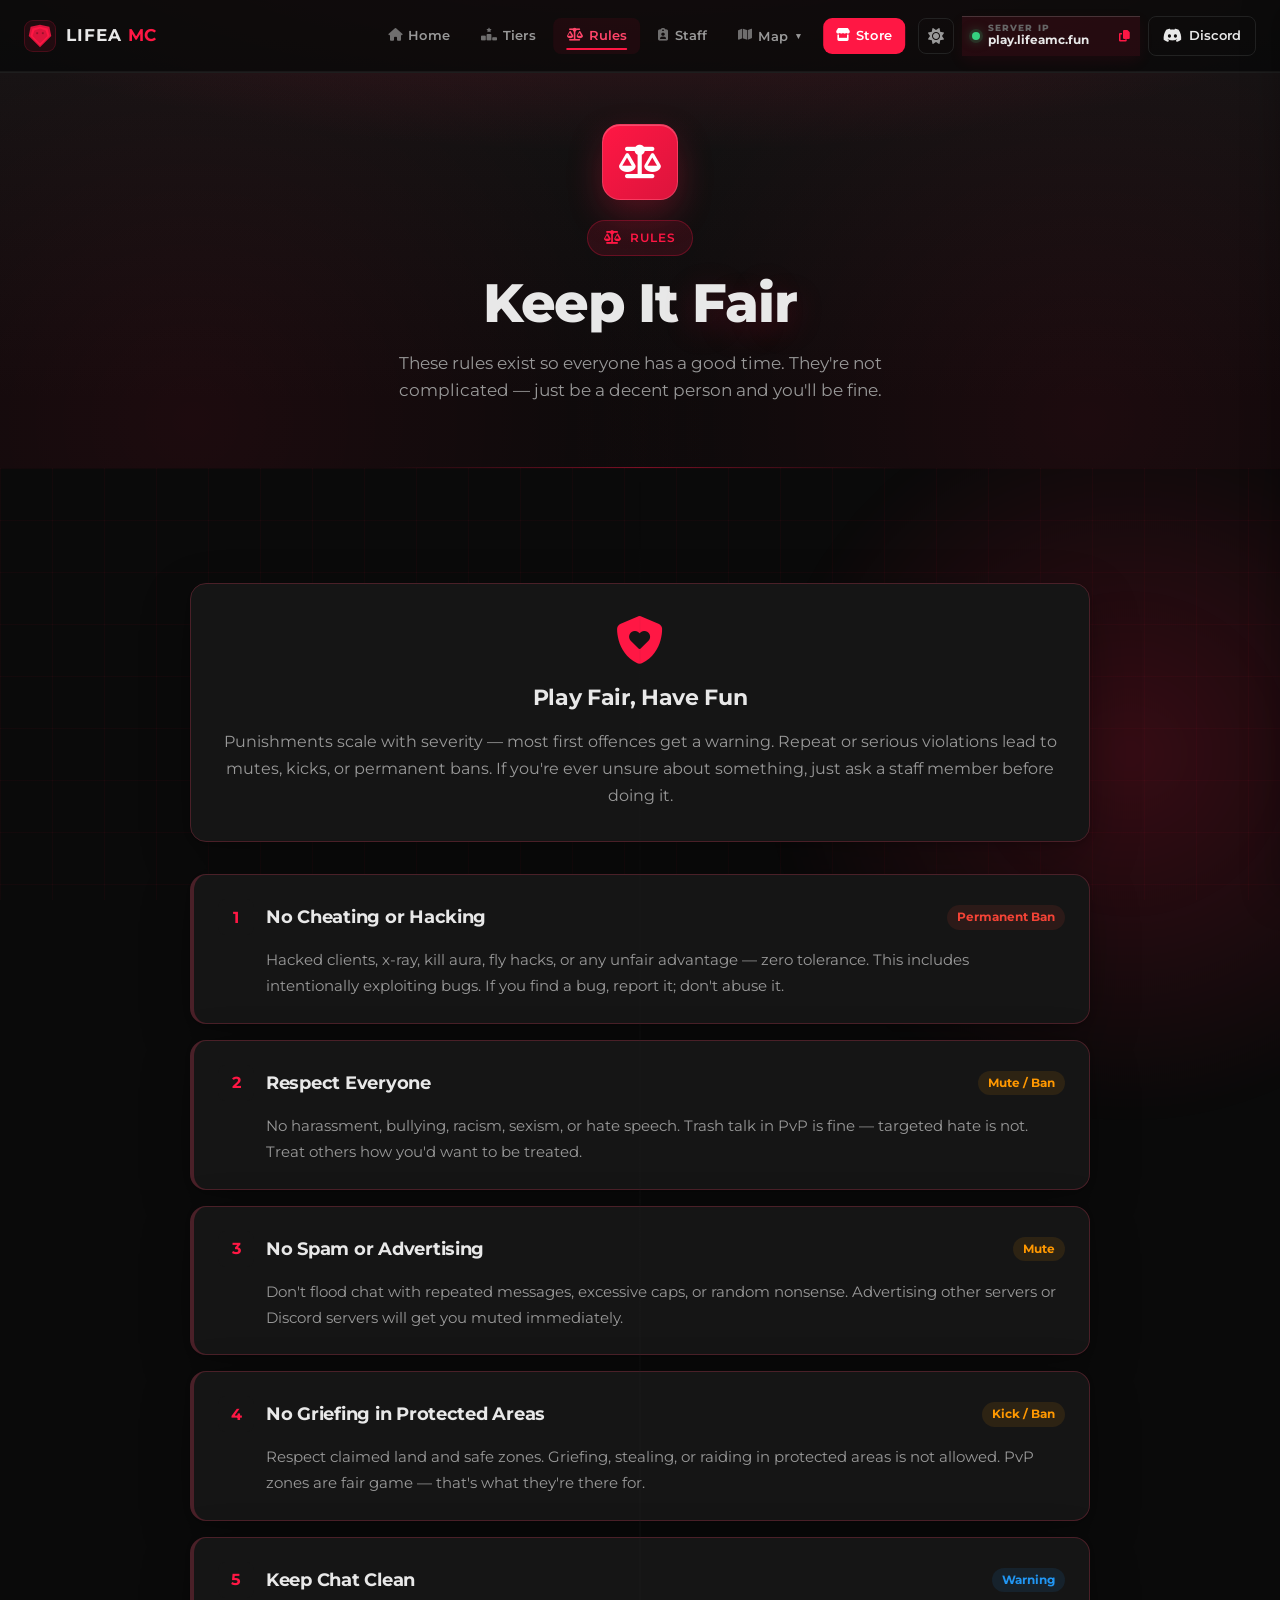
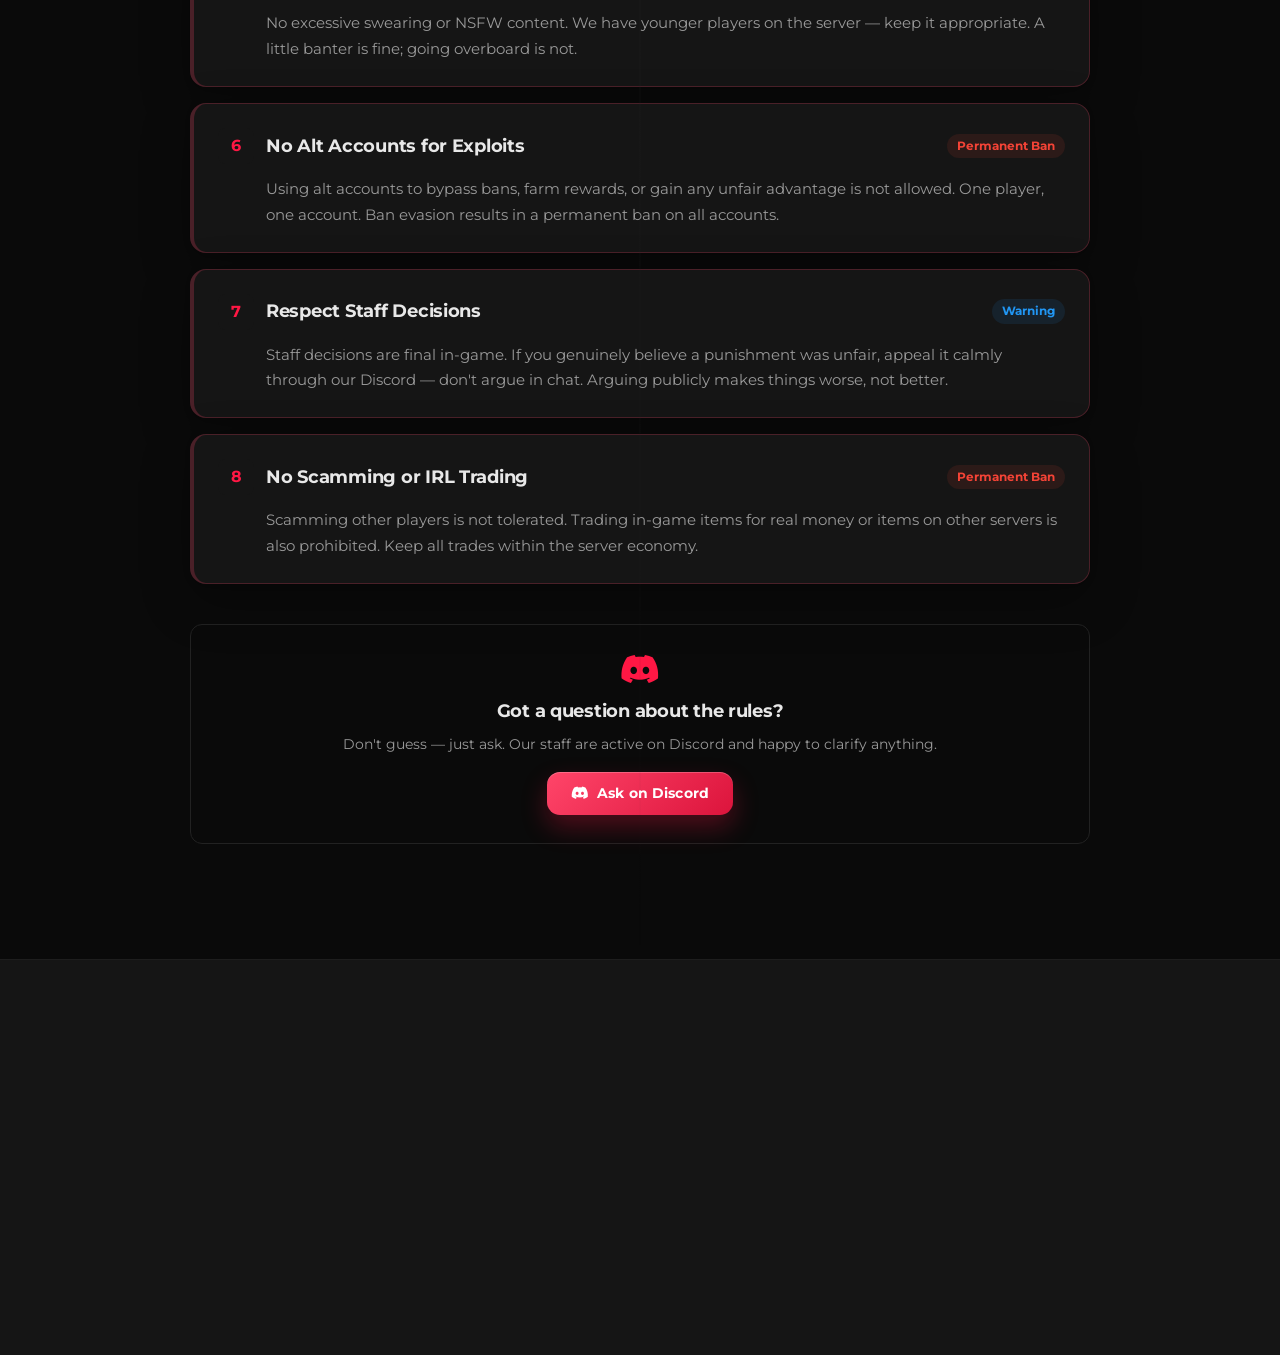
<file: pages/rules.html>
<!DOCTYPE html>
<html lang="en">
<head>
  <meta charset="UTF-8" />
  <meta name="viewport" content="width=device-width, initial-scale=1.0" />
  <title>Rules – LIFEA MC | Practice PvP + Lifesteal Server Rules</title>
  <meta name="description" content="Read the official LIFEA MC server rules — Pakistan's best Minecraft network for Practice PvP + Lifesteal. No hacking, respect all players, no spam." />
  <meta name="keywords" content="Lifea MC rules, Minecraft server rules, Practice PvP rules, Lifesteal Minecraft, best Minecraft server Pakistan Middle East UAE, play.lifeamc.fun rules" />
  <meta name="robots" content="index, follow, max-image-preview:large" />
  <link rel="canonical" href="https://lifeamc.fun/pages/rules.html" />
  <link rel="icon" type="image/svg+xml" href="../favicon.svg" />
  <link rel="icon" type="image/png" sizes="64x64" href="../favicon.png" />
  <link rel="apple-touch-icon" sizes="180x180" href="../apple-touch-icon.png" />
  <meta property="og:type" content="website" />
  <meta property="og:locale" content="en_US" />
  <meta property="og:site_name" content="LIFEA MC" />
  <meta property="og:title" content="Rules – LIFEA MC | Practice PvP + Lifesteal Server Rules" />
  <meta property="og:description" content="Official server rules for LIFEA MC — Pakistan's best Practice PvP + Lifesteal Minecraft network. Play fair, have fun." />
  <meta property="og:url" content="https://lifeamc.fun/pages/rules.html" />
  <meta property="og:image" content="https://lifeamc.fun/og-image.png" />
  <meta property="og:image:width" content="1200" />
  <meta property="og:image:height" content="630" />
  <meta name="twitter:card" content="summary_large_image" />
  <meta name="twitter:title" content="Rules – LIFEA MC | Practice PvP + Lifesteal Server Rules" />
  <meta name="twitter:description" content="Official server rules for LIFEA MC — Pakistan's best Practice PvP + Lifesteal Minecraft network." />
  <meta name="twitter:image" content="https://lifeamc.fun/og-image.png" />
  <meta name="twitter:site" content="@LifeaMC" />
  <meta name="theme-color" content="#ffffff" />
  <script>
    (function () {
      try {
        var theme = localStorage.getItem('theme') || 'dark'; if (theme === 'dark') {
          document.documentElement.setAttribute('data-theme', 'dark');
          var m = document.querySelector('meta[name="theme-color"]');
          if (m) m.setAttribute('content', '#0a0a0a');
        }
      } catch (e) {}
    })();
  </script>
  <style>
    html { background: #fff; color-scheme: light dark; }
    html[data-theme="dark"] { background: #0a0a0a; color-scheme: dark; }
    html[data-theme="dark"] body { background: #0a0a0a; }
    html, body { transition: none !important; }
    html.theme-ready,
    html.theme-ready body { transition: background 0.5s ease, color 0.4s ease !important; }
  </style>
  <link rel="preconnect" href="https://fonts.googleapis.com" />
  <link rel="preconnect" href="https://fonts.gstatic.com" crossorigin />
  <link href="https://fonts.googleapis.com/css2?family=Montserrat:wght@400;500;600;700;800&display=swap" rel="stylesheet" />
  <link rel="stylesheet" href="https://cdnjs.cloudflare.com/ajax/libs/font-awesome/6.5.0/css/all.min.css" />
  <link rel="stylesheet" href="../css/style.css" />

  <script type="application/ld+json">
  {
    "@context": "https://schema.org",
    "@type": "BreadcrumbList",
    "itemListElement": [
      { "@type": "ListItem", "position": 1, "name": "Home", "item": "https://lifeamc.fun/" },
      { "@type": "ListItem", "position": 2, "name": "Rules", "item": "https://lifeamc.fun/pages/rules.html" }
    ]
  }
  </script>
</head>
<body>

  <canvas id="heartCanvas"></canvas>

  <!-- NAVBAR -->
  <nav id="navbar">
    <div class="nav-container">
      <a href="../index.html" class="nav-logo">
        <span class="nav-logo-mark" aria-hidden="true">
          <svg class="logo-heart logo-heart--pixel" width="28" height="28" viewBox="0 0 16 16" fill="none" xmlns="http://www.w3.org/2000/svg">
            <path class="logo-layer logo-layer--outer" d="M8 14L2 8L3 3L8 2L13 3L14 8L8 14Z" fill="#dc143c"/>
            <path class="logo-layer logo-layer--mid" d="M8 13L3 8L4 4L8 3L12 4L13 8L8 13Z" fill="#ff1744"/>
            <path class="logo-layer logo-layer--inner" d="M8 12L4 8L5 5L8 4L11 5L12 8L8 12Z" fill="#dc143c"/>
            <path class="logo-eye logo-eye--l" d="M6 6H7V7H6V6Z" fill="#000" opacity="0.3"/>
            <path class="logo-eye logo-eye--r" d="M9 6H10V7H9V6Z" fill="#000" opacity="0.3"/>
          </svg>
          <svg class="logo-heart logo-heart--smooth" width="28" height="28" viewBox="0 0 24 24" fill="none" xmlns="http://www.w3.org/2000/svg">
            <path d="M12 21.35l-1.45-1.32C5.4 15.36 2 12.28 2 8.5 2 5.42 4.42 3 7.5 3c1.74 0 3.41.81 4.5 2.09C13.09 3.81 14.76 3 16.5 3 19.58 3 22 5.42 22 8.5c0 3.78-3.4 6.86-8.55 11.54L12 21.35z" fill="#ff1744"/>
          </svg>
        </span>
        <span>LIFEA <strong>MC</strong></span>
      </a>
      <ul class="nav-links" id="navLinks">
        <li class="nav-item"><a href="../index.html" class="nav-link"><i class="fa-solid fa-house"></i> Home</a></li>
        <li class="nav-item"><a href="vote.html" class="nav-link"><i class="fa-solid fa-ranking-star"></i> Tiers</a></li>
        <li class="nav-item"><a href="rules.html" class="nav-link active"><i class="fa-solid fa-scale-balanced"></i> Rules</a></li>
        <li class="nav-item"><a href="staff.html" class="nav-link"><i class="fa-solid fa-clipboard-user"></i> Staff</a></li>
        <li class="nav-item">
          <button type="button" class="nav-link nav-dropdown-trigger" aria-expanded="false" aria-haspopup="true">
            <i class="fa-solid fa-map"></i> Map
            <span class="dropdown-arrow">▾</span>
          </button>
          <div class="dropdown-menu">
            <div class="dropdown-label">World Maps</div>
            <a href="#"><i class="fa-solid fa-crosshairs"></i> FFA Arena Map</a>
            <div class="dropdown-divider"></div>
            <a href="#"><i class="fa-solid fa-info-circle"></i> About Maps</a>
          </div>
        </li>
        <li class="nav-item"><a href="store.html" class="nav-link store-link"><i class="fa-solid fa-store"></i> Store</a></li>
      </ul>
      <div class="nav-right">
        <button class="theme-toggle" id="themeToggle" aria-label="Toggle theme">
          <i class="fa-solid fa-moon"></i>
        </button>
        <button class="btn-ip-copy" onclick="copyIP()" title="Click to copy server IP">
          <span class="ip-status" aria-hidden="true"></span>
          <span class="ip-copy-details"><span class="ip-label">Server IP</span><span class="ip-text">play.lifeamc.fun</span></span>
          <i class="fa-solid fa-copy" aria-hidden="true"></i>
        </button>
        <a href="https://discord.lifeamc.fun" class="btn-discord" target="_blank">
          <i class="fa-brands fa-discord"></i> Discord
        </a>
        <button class="hamburger" id="hamburger" aria-label="Menu">
          <span></span><span></span><span></span>
        </button>
      </div>
    </div>
  </nav>

  <!-- MOBILE DRAWER -->
  <div class="drawer-overlay" id="drawerOverlay"></div>
  <aside class="drawer" id="drawer">
    <div class="drawer-header">
      <span><svg width="20" height="20" viewBox="0 0 16 16" fill="none" xmlns="http://www.w3.org/2000/svg" style="display:inline-block;vertical-align:middle;margin-right:6px;">
          <path d="M8 14L2 8L3 3L8 2L13 3L14 8L8 14Z" fill="#dc143c"/>
          <path d="M8 13L3 8L4 4L8 3L12 4L13 8L8 13Z" fill="#ff1744"/>
          <path d="M8 12L4 8L5 5L8 4L11 5L12 8L8 12Z" fill="#dc143c"/>
        </svg> Lifea MC</span>
      <button class="drawer-close" id="drawerClose"><i class="fa-solid fa-xmark"></i></button>
    </div>
    <div class="drawer-content">
      <button class="drawer-ip-btn" onclick="copyIP()"><i class="fa-solid fa-copy"></i> play.lifeamc.fun</button>
      <div class="drawer-divider"></div>
      <div class="drawer-section">
        <div class="drawer-section-title">Navigation</div>
        <ul>
          <li><a href="../index.html"><i class="fa-solid fa-house"></i> Home</a></li>
          <li><a href="vote.html"><i class="fa-solid fa-ranking-star"></i> Tiers</a></li>
          <li><a href="rules.html"><i class="fa-solid fa-scale-balanced"></i> Rules</a></li>
          <li><a href="staff.html"><i class="fa-solid fa-clipboard-user"></i> Staff</a></li>
          <li><a href="store.html"><i class="fa-solid fa-store"></i> Store</a></li>
        </ul>
      </div>
      <div class="drawer-divider"></div>
      <div class="drawer-section">
        <div class="drawer-section-title">Maps</div>
        <ul><li><a href="#"><i class="fa-solid fa-crosshairs"></i> FFA Arena Map</a></li></ul>
      </div>
      <div class="drawer-divider"></div>
      <div class="drawer-section">
        <div class="drawer-section-title">Community</div>
        <ul><li><a href="https://discord.lifeamc.fun" target="_blank"><i class="fa-brands fa-discord"></i> Discord</a></li></ul>
      </div>
    </div>
  </aside>

  <!-- PAGE HEADER -->
  <header class="page-header">
    <div class="page-header-content">
      <div class="page-header-icon"><i class="fa-solid fa-scale-balanced"></i></div>
      <div class="page-badge"><i class="fa-solid fa-scale-balanced"></i> Rules</div>
      <h1 class="page-title">Keep It <span class="gradient-text">Fair</span></h1>
      <p class="page-subtitle">These rules exist so everyone has a good time. They're not complicated — just be a decent person and you'll be fine.</p>
    </div>
  </header>

  <!-- RULES SECTION -->
  <section class="section">
    <div class="rules-container">

      <div class="rules-intro">
        <i class="fa-solid fa-shield-heart"></i>
        <h3>Play Fair, Have Fun</h3>
        <p>Punishments scale with severity — most first offences get a warning. Repeat or serious violations lead to mutes, kicks, or permanent bans. If you're ever unsure about something, just ask a staff member before doing it.</p>
      </div>

      <div class="rules-list">

        <div class="rule-item">
          <div class="rule-header">
            <div class="rule-number">1</div>
            <h3 class="rule-title">No Cheating or Hacking</h3>
            <span style="margin-left:auto; font-size:0.72rem; font-weight:700; color:#f44336; background:rgba(244,67,54,0.1); padding:3px 10px; border-radius:20px;">Permanent Ban</span>
          </div>
          <p class="rule-desc">Hacked clients, x-ray, kill aura, fly hacks, or any unfair advantage — zero tolerance. This includes intentionally exploiting bugs. If you find a bug, report it; don't abuse it.</p>
        </div>

        <div class="rule-item">
          <div class="rule-header">
            <div class="rule-number">2</div>
            <h3 class="rule-title">Respect Everyone</h3>
            <span style="margin-left:auto; font-size:0.72rem; font-weight:700; color:#ff9800; background:rgba(255,152,0,0.1); padding:3px 10px; border-radius:20px;">Mute / Ban</span>
          </div>
          <p class="rule-desc">No harassment, bullying, racism, sexism, or hate speech. Trash talk in PvP is fine — targeted hate is not. Treat others how you'd want to be treated.</p>
        </div>

        <div class="rule-item">
          <div class="rule-header">
            <div class="rule-number">3</div>
            <h3 class="rule-title">No Spam or Advertising</h3>
            <span style="margin-left:auto; font-size:0.72rem; font-weight:700; color:#ff9800; background:rgba(255,152,0,0.1); padding:3px 10px; border-radius:20px;">Mute</span>
          </div>
          <p class="rule-desc">Don't flood chat with repeated messages, excessive caps, or random nonsense. Advertising other servers or Discord servers will get you muted immediately.</p>
        </div>

        <div class="rule-item">
          <div class="rule-header">
            <div class="rule-number">4</div>
            <h3 class="rule-title">No Griefing in Protected Areas</h3>
            <span style="margin-left:auto; font-size:0.72rem; font-weight:700; color:#ff9800; background:rgba(255,152,0,0.1); padding:3px 10px; border-radius:20px;">Kick / Ban</span>
          </div>
          <p class="rule-desc">Respect claimed land and safe zones. Griefing, stealing, or raiding in protected areas is not allowed. PvP zones are fair game — that's what they're there for.</p>
        </div>

        <div class="rule-item">
          <div class="rule-header">
            <div class="rule-number">5</div>
            <h3 class="rule-title">Keep Chat Clean</h3>
            <span style="margin-left:auto; font-size:0.72rem; font-weight:700; color:#2196f3; background:rgba(33,150,243,0.1); padding:3px 10px; border-radius:20px;">Warning</span>
          </div>
          <p class="rule-desc">No excessive swearing or NSFW content. We have younger players on the server — keep it appropriate. A little banter is fine; going overboard is not.</p>
        </div>

        <div class="rule-item">
          <div class="rule-header">
            <div class="rule-number">6</div>
            <h3 class="rule-title">No Alt Accounts for Exploits</h3>
            <span style="margin-left:auto; font-size:0.72rem; font-weight:700; color:#f44336; background:rgba(244,67,54,0.1); padding:3px 10px; border-radius:20px;">Permanent Ban</span>
          </div>
          <p class="rule-desc">Using alt accounts to bypass bans, farm rewards, or gain any unfair advantage is not allowed. One player, one account. Ban evasion results in a permanent ban on all accounts.</p>
        </div>

        <div class="rule-item">
          <div class="rule-header">
            <div class="rule-number">7</div>
            <h3 class="rule-title">Respect Staff Decisions</h3>
            <span style="margin-left:auto; font-size:0.72rem; font-weight:700; color:#2196f3; background:rgba(33,150,243,0.1); padding:3px 10px; border-radius:20px;">Warning</span>
          </div>
          <p class="rule-desc">Staff decisions are final in-game. If you genuinely believe a punishment was unfair, appeal it calmly through our Discord — don't argue in chat. Arguing publicly makes things worse, not better.</p>
        </div>

        <div class="rule-item">
          <div class="rule-header">
            <div class="rule-number">8</div>
            <h3 class="rule-title">No Scamming or IRL Trading</h3>
            <span style="margin-left:auto; font-size:0.72rem; font-weight:700; color:#f44336; background:rgba(244,67,54,0.1); padding:3px 10px; border-radius:20px;">Permanent Ban</span>
          </div>
          <p class="rule-desc">Scamming other players is not tolerated. Trading in-game items for real money or items on other servers is also prohibited. Keep all trades within the server economy.</p>
        </div>

      </div>

      <!-- Bottom CTA -->
      <div style="margin-top:40px; padding:28px 32px; background:var(--bg); border:1px solid var(--border); border-radius:12px; text-align:center;">
        <i class="fa-brands fa-discord" style="font-size:2rem; color:var(--primary); margin-bottom:12px; display:block;"></i>
        <h3 style="font-size:1.1rem; font-weight:700; color:var(--text); margin-bottom:8px;">Got a question about the rules?</h3>
        <p style="font-size:0.9rem; color:var(--text-muted); margin-bottom:16px;">Don't guess — just ask. Our staff are active on Discord and happy to clarify anything.</p>
        <a href="https://discord.lifeamc.fun" target="_blank" class="btn-vote" style="display:inline-flex;">
          <i class="fa-brands fa-discord"></i> Ask on Discord
        </a>
      </div>

    </div>
  </section>

  <!-- FOOTER -->
  <footer class="footer">
    <div class="footer-grid">
      <div class="footer-col">
        <h4>Lifea MC</h4>
        <p>Your heart beats here. Join thousands of players in the ultimate Minecraft experience.</p>
        <button class="btn-primary" onclick="copyIP()" style="font-size: 0.85rem; padding: 10px 20px;">
          <i class="fa-solid fa-copy"></i> play.lifeamc.fun
        </button>
      </div>
      <div class="footer-col">
        <h4>Quick Links</h4>
        <ul class="footer-links">
          <li><a href="../"><i class="fa-solid fa-chevron-right"></i> Home</a></li>
          <li><a href="vote.html"><i class="fa-solid fa-chevron-right"></i> Tiers</a></li>
          <li><a href="rules.html"><i class="fa-solid fa-chevron-right"></i> Rules</a></li>
          <li><a href="staff.html"><i class="fa-solid fa-chevron-right"></i> Staff</a></li>
          <li><a href="store.html"><i class="fa-solid fa-chevron-right"></i> Store</a></li>
        </ul>
      </div>
      <div class="footer-col">
        <h4>Community</h4>
        <p>Join our community on social media.</p>
        <div class="footer-socials">
          <a href="#" class="footer-social-btn" title="Discord" target="_blank"><i class="fa-brands fa-discord"></i></a>
          <a href="#" class="footer-social-btn" title="Twitter" target="_blank"><i class="fa-brands fa-twitter"></i></a>
          <a href="#" class="footer-social-btn" title="YouTube" target="_blank"><i class="fa-brands fa-youtube"></i></a>
        </div>
      </div>
    </div>
    <div class="footer-bottom">
      <div class="footer-bottom-left">
        <div class="footer-copyright"><strong>Lifea MC</strong> &copy; 2025. All rights reserved.</div>
        <div class="footer-disclaimer">Not affiliated with Mojang Studios or Microsoft.</div>
      </div>
      <div class="footer-bottom-right">
        <a href="#" class="footer-bottom-link">Privacy Policy</a>
        <a href="#" class="footer-bottom-link">Terms of Service</a>
      </div>
    </div>
  </footer>

  <div id="toast"><i class="fa-solid fa-check"></i> <span id="toastText">IP Copied!</span></div>

  <!-- SETTINGS MODAL -->
  <div class="settings-overlay" id="settingsOverlay" hidden></div>
  <div class="settings-modal" id="settingsModal" role="dialog" aria-label="Settings" hidden>
    <div class="settings-inner">
      <div class="settings-header">
        <div class="settings-header-left"><i class="fa-solid fa-sliders"></i><h2>Settings</h2></div>
        <button class="settings-close" id="settingsClose" aria-label="Close"><i class="fa-solid fa-xmark"></i></button>
      </div>
      <div class="settings-body">
        <div class="settings-sidebar">
          <button class="settings-tab active" data-tab="appearance"><span class="stab-icon"><i class="fa-solid fa-palette"></i></span><span class="stab-label">Appearance</span></button>
          <button class="settings-tab" data-tab="display"><span class="stab-icon"><i class="fa-solid fa-wand-magic-sparkles"></i></span><span class="stab-label">Effects</span></button>
          <button class="settings-tab" data-tab="accessibility"><span class="stab-icon"><i class="fa-solid fa-universal-access"></i></span><span class="stab-label">Accessibility</span></button>
          <button class="settings-tab" data-tab="notifications"><span class="stab-icon"><i class="fa-solid fa-bell"></i></span><span class="stab-label">Alerts</span></button>
          <button class="settings-tab" data-tab="account"><span class="stab-icon"><i class="fa-solid fa-user"></i></span><span class="stab-label">Account</span></button>
          <button class="settings-tab" data-tab="about"><span class="stab-icon"><i class="fa-solid fa-circle-info"></i></span><span class="stab-label">About</span></button>
        </div>
        <div class="settings-content">
          <div class="settings-pane active" id="pane-appearance">
            <div class="settings-group"><label class="settings-label"><i class="fa-solid fa-moon"></i> Color Theme</label><div class="settings-theme-options"><button class="settings-theme-btn" data-theme-value="light"><i class="fa-solid fa-sun"></i><span>Light</span><small>Clean &amp; bright</small></button><button class="settings-theme-btn" data-theme-value="dark"><i class="fa-solid fa-moon"></i><span>Dark</span><small>Easy on eyes</small></button><button class="settings-theme-btn" data-theme-value="system"><i class="fa-solid fa-circle-half-stroke"></i><span>System</span><small>Auto detect</small></button></div></div>
            <div class="settings-group"><label class="settings-label"><i class="fa-solid fa-droplet"></i> Accent Color</label><div class="settings-accent-options"><button class="settings-accent-btn" data-color="#dc143c" style="--ac:#dc143c"><span></span><small>Crimson</small></button><button class="settings-accent-btn" data-color="#ff1744" style="--ac:#ff1744"><span></span><small>Red</small></button><button class="settings-accent-btn" data-color="#2196f3" style="--ac:#2196f3"><span></span><small>Blue</small></button><button class="settings-accent-btn" data-color="#4caf50" style="--ac:#4caf50"><span></span><small>Green</small></button><button class="settings-accent-btn" data-color="#ff9800" style="--ac:#ff9800"><span></span><small>Orange</small></button><button class="settings-accent-btn" data-color="#9c27b0" style="--ac:#9c27b0"><span></span><small>Purple</small></button></div></div>
          </div>
          <div class="settings-pane" id="pane-display">
            <div class="settings-group"><label class="settings-label"><i class="fa-solid fa-sparkles"></i> Background Effects</label><div class="settings-toggle-row"><div class="strow-info"><span>Floating Hearts</span><small>Animated hearts in the background</small></div><label class="settings-switch"><input type="checkbox" id="heartParticlesToggle" checked><span class="settings-slider"></span></label></div><div class="settings-toggle-row"><div class="strow-info"><span>Block Particles</span><small>Minecraft blocks floating around</small></div><label class="settings-switch"><input type="checkbox" id="blockParticlesToggle" checked><span class="settings-slider"></span></label></div></div>
          </div>
          <div class="settings-pane" id="pane-accessibility">
            <div class="settings-group"><label class="settings-label"><i class="fa-solid fa-text-height"></i> Text Size</label><div class="settings-size-options"><button class="settings-size-btn" data-size="small">A<small>Small</small></button><button class="settings-size-btn active" data-size="medium">A<small>Medium</small></button><button class="settings-size-btn" data-size="large">A<small>Large</small></button></div></div>
            <div class="settings-group"><label class="settings-label"><i class="fa-solid fa-eye"></i> Visual Comfort</label><div class="settings-toggle-row"><div class="strow-info"><span>Reduce Animations</span><small>Turns off motion effects site-wide</small></div><label class="settings-switch"><input type="checkbox" id="reducedMotionToggle"><span class="settings-slider"></span></label></div><div class="settings-toggle-row"><div class="strow-info"><span>High Contrast</span><small>Boosts contrast for readability</small></div><label class="settings-switch"><input type="checkbox" id="highContrastToggle"><span class="settings-slider"></span></label></div></div>
          </div>
          <div class="settings-pane" id="pane-notifications">
            <div class="settings-group"><label class="settings-label"><i class="fa-solid fa-bell"></i> Notify Me About</label><div class="settings-toggle-row"><div class="strow-info"><span>News &amp; Updates</span><small>New features and announcements</small></div><label class="settings-switch"><input type="checkbox" id="newsUpdatesToggle" checked><span class="settings-slider"></span></label></div><div class="settings-toggle-row"><div class="strow-info"><span>Server Status</span><small>Alerts when server goes online or offline</small></div><label class="settings-switch"><input type="checkbox" id="serverAlertsToggle" checked><span class="settings-slider"></span></label></div><div class="settings-toggle-row"><div class="strow-info"><span>Events &amp; Sales</span><small>Store promotions and in-game events</small></div><label class="settings-switch"><input type="checkbox" id="promotionsToggle"><span class="settings-slider"></span></label></div></div>
          </div>
          <div class="settings-pane" id="pane-account">
            <div class="settings-account-banner"><i class="fa-solid fa-user-circle"></i><div><strong>Not signed in</strong><p>Sign in to sync your preferences and access your dashboard.</p></div></div>
            <a href="auth.html" class="settings-signin-btn"><i class="fa-solid fa-right-to-bracket"></i> Sign In to Your Account</a>
          </div>
          <div class="settings-pane" id="pane-about">
            <div class="settings-about-card"><div class="settings-about-item"><span><i class="fa-solid fa-code-branch"></i> Version</span><span>2.0.0</span></div><div class="settings-about-item"><span><i class="fa-solid fa-server"></i> Server IP</span><span>play.lifeamc.fun</span></div><div class="settings-about-item"><span><i class="fa-brands fa-discord"></i> Discord</span><span>discord.lifeamc.fun</span></div><div class="settings-about-item"><span><i class="fa-solid fa-headset"></i> Support</span><span>Open a ticket on Discord</span></div></div>
            <p class="settings-about-footer"><i class="fa-solid fa-heart"></i> Made with love by the Lifea MC team.</p>
          </div>
        </div>
      </div>
    </div>
  </div>

  <script src="../js/main.js"></script>
</body>
</html>
</file>
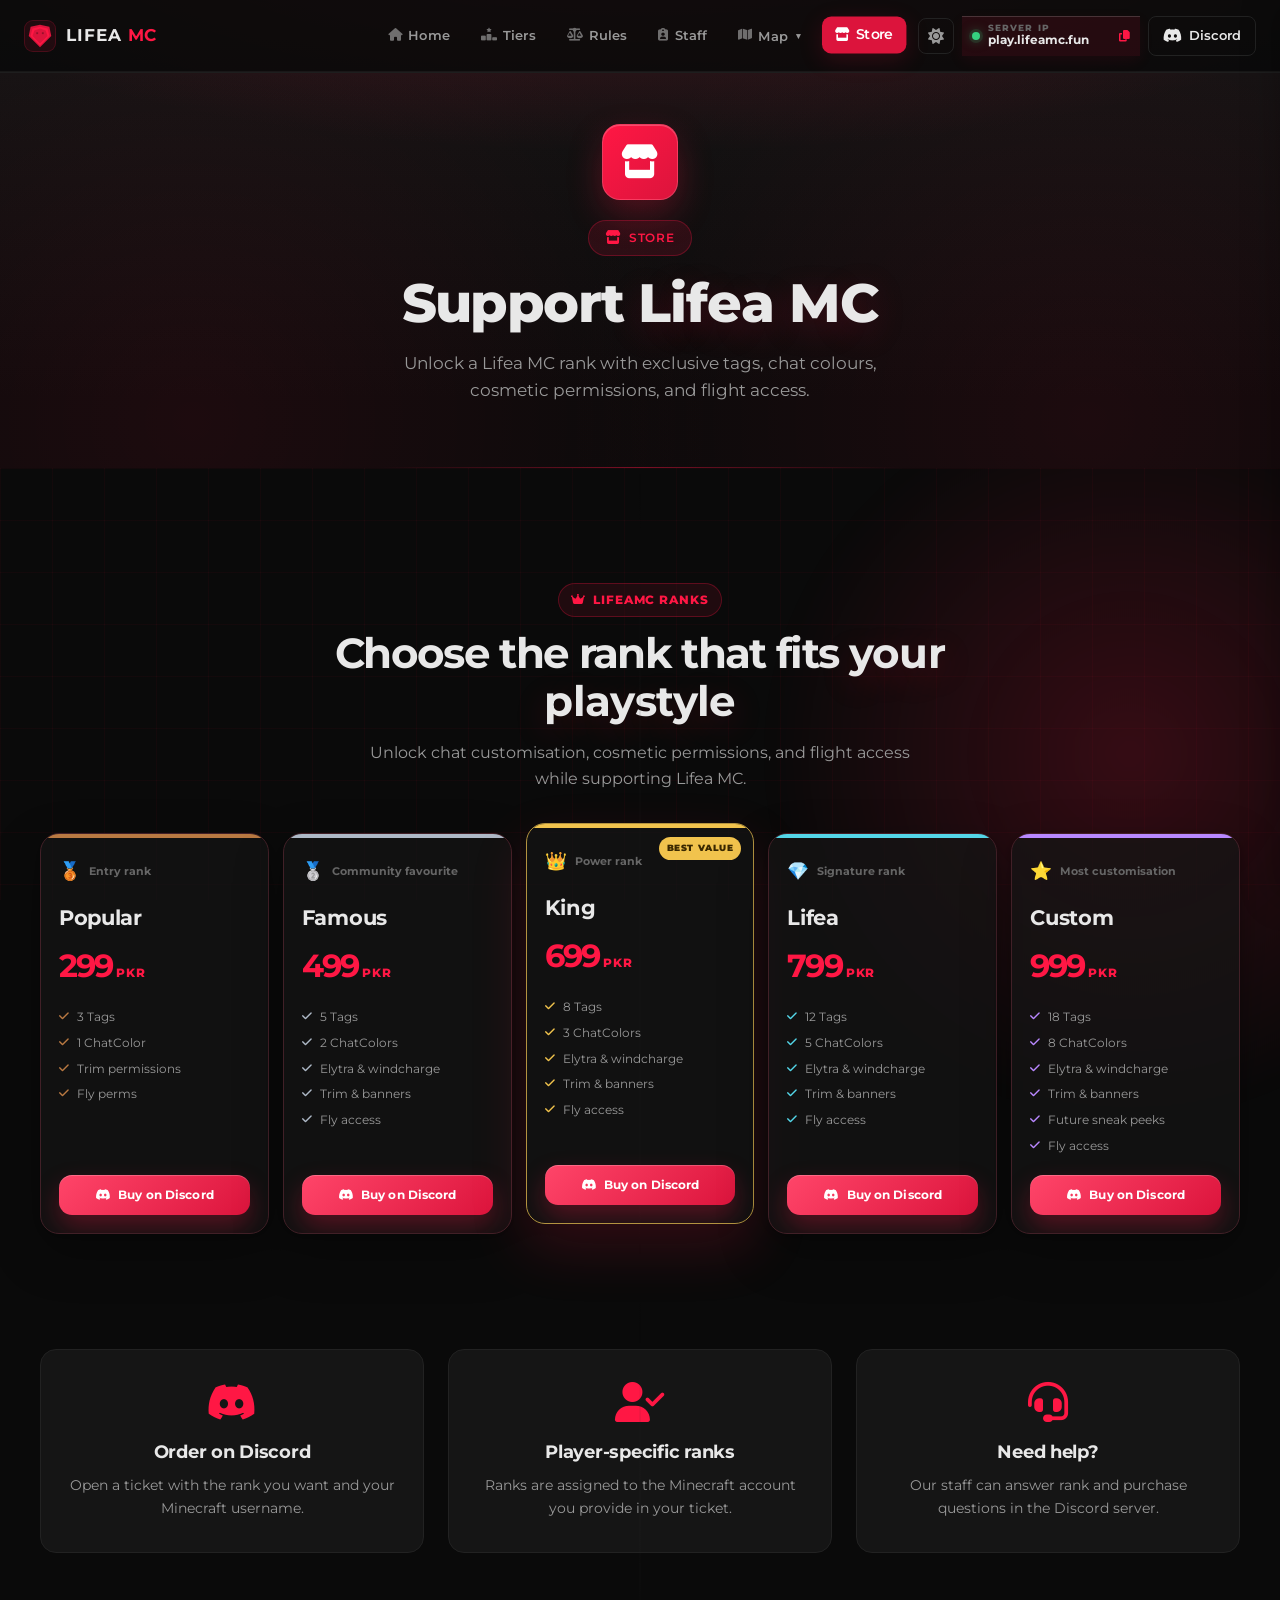
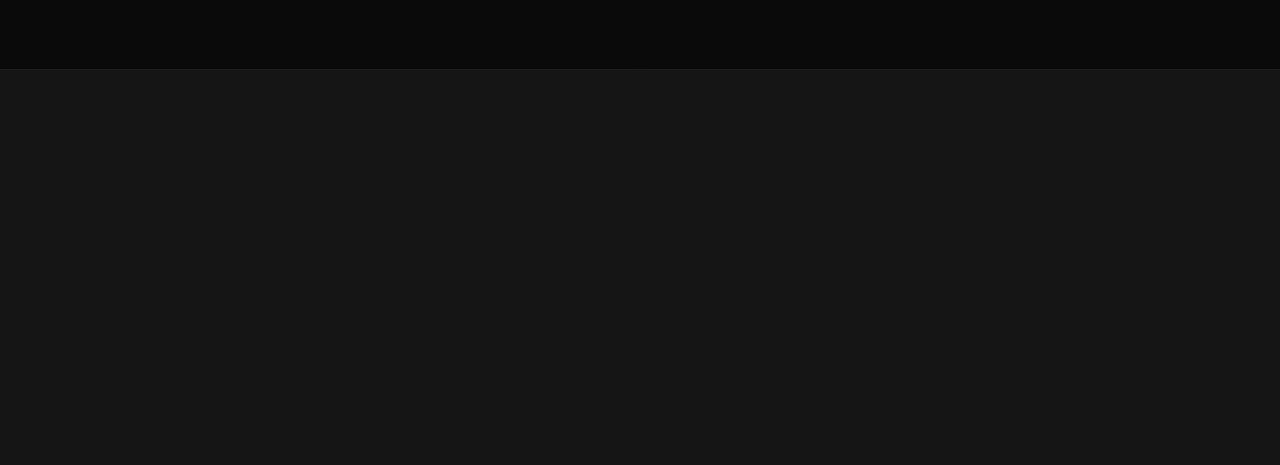
<file: pages/store.html>
<!DOCTYPE html>
<html lang="en">
<head>
  <meta charset="UTF-8" />
  <meta name="viewport" content="width=device-width, initial-scale=1.0" />
  <title>Store – LIFEA MC | Ranks & Cosmetics in PKR</title>
  <meta name="description" content="Explore LIFEA MC ranks in PKR and unlock tags, chat colours, cosmetics, and flight access — buy on Discord at discord.lifeamc.fun." />
  <meta name="keywords" content="Lifea MC store, Minecraft ranks Pakistan, buy ranks PKR, Practice PvP, Lifesteal Minecraft, best Minecraft server Pakistan Middle East UAE, play.lifeamc.fun" />
  <meta name="robots" content="index, follow, max-image-preview:large" />
  <link rel="canonical" href="https://lifeamc.fun/pages/store.html" />
  <link rel="icon" type="image/svg+xml" href="../favicon.svg" />
  <link rel="icon" type="image/png" sizes="64x64" href="../favicon.png" />
  <link rel="apple-touch-icon" sizes="180x180" href="../apple-touch-icon.png" />
  <meta property="og:type" content="website" />
  <meta property="og:locale" content="en_US" />
  <meta property="og:site_name" content="LIFEA MC" />
  <meta property="og:title" content="Store – LIFEA MC | Ranks & Cosmetics in PKR" />
  <meta property="og:description" content="Buy LIFEA MC ranks in PKR — tags, chat colours, cosmetics and flight access. Buy on Discord at discord.lifeamc.fun." />
  <meta property="og:url" content="https://lifeamc.fun/pages/store.html" />
  <meta property="og:image" content="https://lifeamc.fun/og-image.png" />
  <meta property="og:image:width" content="1200" />
  <meta property="og:image:height" content="630" />
  <meta name="twitter:card" content="summary_large_image" />
  <meta name="twitter:title" content="Store – LIFEA MC | Ranks & Cosmetics in PKR" />
  <meta name="twitter:description" content="Buy LIFEA MC ranks in PKR — tags, chat colours, cosmetics and flight access." />
  <meta name="twitter:image" content="https://lifeamc.fun/og-image.png" />
  <meta name="twitter:site" content="@LifeaMC" />
  <meta name="theme-color" content="#ffffff" />
  <script>
    (function () {
      try {
        var theme = localStorage.getItem('theme') || 'dark'; if (theme === 'dark') {
          document.documentElement.setAttribute('data-theme', 'dark');
          var m = document.querySelector('meta[name="theme-color"]');
          if (m) m.setAttribute('content', '#0a0a0a');
        }
      } catch (e) {}
    })();
  </script>
  <style>
    html { background: #fff; color-scheme: light dark; }
    html[data-theme="dark"] { background: #0a0a0a; color-scheme: dark; }
    html[data-theme="dark"] body { background: #0a0a0a; }
  </style>
  <link rel="preconnect" href="https://fonts.googleapis.com" />
  <link rel="preconnect" href="https://fonts.gstatic.com" crossorigin />
  <link href="https://fonts.googleapis.com/css2?family=Montserrat:wght@400;500;600;700;800&display=swap" rel="stylesheet" />
  <link rel="stylesheet" href="https://cdnjs.cloudflare.com/ajax/libs/font-awesome/6.5.0/css/all.min.css" />
  <link rel="stylesheet" href="../css/style.css" />

  <script type="application/ld+json">
  {
    "@context": "https://schema.org",
    "@type": "BreadcrumbList",
    "itemListElement": [
      { "@type": "ListItem", "position": 1, "name": "Home", "item": "https://lifeamc.fun/" },
      { "@type": "ListItem", "position": 2, "name": "Store", "item": "https://lifeamc.fun/pages/store.html" }
    ]
  }
  </script>
</head>
<body>

  <!-- ░░ NAVBAR ░░ -->
  <nav id="navbar">
    <div class="nav-container">

      <a href="../index.html" class="nav-logo">
        <span class="nav-logo-mark" aria-hidden="true">
          <svg class="logo-heart logo-heart--pixel" width="28" height="28" viewBox="0 0 16 16" fill="none" xmlns="http://www.w3.org/2000/svg">
            <path class="logo-layer logo-layer--outer" d="M8 14L2 8L3 3L8 2L13 3L14 8L8 14Z" fill="#dc143c"/>
            <path class="logo-layer logo-layer--mid" d="M8 13L3 8L4 4L8 3L12 4L13 8L8 13Z" fill="#ff1744"/>
            <path class="logo-layer logo-layer--inner" d="M8 12L4 8L5 5L8 4L11 5L12 8L8 12Z" fill="#dc143c"/>
            <path class="logo-eye logo-eye--l" d="M6 6H7V7H6V6Z" fill="#000" opacity="0.3"/>
            <path class="logo-eye logo-eye--r" d="M9 6H10V7H9V6Z" fill="#000" opacity="0.3"/>
          </svg>
          <svg class="logo-heart logo-heart--smooth" width="28" height="28" viewBox="0 0 24 24" fill="none" xmlns="http://www.w3.org/2000/svg">
            <path d="M12 21.35l-1.45-1.32C5.4 15.36 2 12.28 2 8.5 2 5.42 4.42 3 7.5 3c1.74 0 3.41.81 4.5 2.09C13.09 3.81 14.76 3 16.5 3 19.58 3 22 5.42 22 8.5c0 3.78-3.4 6.86-8.55 11.54L12 21.35z" fill="#ff1744"/>
          </svg>
        </span>
        <span>LIFEA <strong>MC</strong></span>
      </a>

      <ul class="nav-links" id="navLinks">
        <li class="nav-item"><a href="../index.html" class="nav-link"><i class="fa-solid fa-house"></i> Home</a></li>
        <li class="nav-item"><a href="vote.html" class="nav-link"><i class="fa-solid fa-ranking-star"></i> Tiers</a></li>
        <li class="nav-item"><a href="rules.html" class="nav-link"><i class="fa-solid fa-scale-balanced"></i> Rules</a></li>
        <li class="nav-item"><a href="staff.html" class="nav-link"><i class="fa-solid fa-clipboard-user"></i> Staff</a></li>
        <li class="nav-item">
          <button type="button" class="nav-link nav-dropdown-trigger" aria-expanded="false" aria-haspopup="true">
            <i class="fa-solid fa-map"></i> Map
            <span class="dropdown-arrow">▾</span>
          </button>
          <div class="dropdown-menu">
            <div class="dropdown-label">World Maps</div>
            <a href="#"><i class="fa-solid fa-crosshairs"></i> FFA Arena Map</a>
            <div class="dropdown-divider"></div>
            <a href="#"><i class="fa-solid fa-info-circle"></i> About Maps</a>
          </div>
        </li>
        <li><a href="store.html" class="nav-link store-link active"><i class="fa-solid fa-store"></i> Store</a></li>
      </ul>

      <div class="nav-right">
        <button class="theme-toggle" id="themeToggle" aria-label="Toggle theme">
          <i class="fa-solid fa-moon"></i>
        </button>
        <button class="btn-ip-copy" onclick="copyIP()" title="Click to copy server IP">
          <span class="ip-status" aria-hidden="true"></span>
          <span class="ip-copy-details"><span class="ip-label">Server IP</span><span class="ip-text">play.lifeamc.fun</span></span>
          <i class="fa-solid fa-copy" aria-hidden="true"></i>
        </button>
        <a href="https://discord.lifeamc.fun" class="btn-discord" target="_blank">
          <i class="fa-brands fa-discord"></i> Discord
        </a>
        <button class="hamburger" id="hamburger" aria-label="Menu">
          <span></span><span></span><span></span>
        </button>
      </div>

    </div>
  </nav>

  <!-- ░░ MOBILE DRAWER ░░ -->
  <div class="drawer-overlay" id="drawerOverlay"></div>
  <aside class="drawer" id="drawer">
    <div class="drawer-header">
      <span><svg width="20" height="20" viewBox="0 0 16 16" fill="none" xmlns="http://www.w3.org/2000/svg" style="display:inline-block;vertical-align:middle;margin-right:6px;">
          <path d="M8 14L2 8L3 3L8 2L13 3L14 8L8 14Z" fill="#dc143c"/>
          <path d="M8 13L3 8L4 4L8 3L12 4L13 8L8 13Z" fill="#ff1744"/>
          <path d="M8 12L4 8L5 5L8 4L11 5L12 8L8 12Z" fill="#dc143c"/>
        </svg> Lifea MC</span>
      <button class="drawer-close" id="drawerClose"><i class="fa-solid fa-xmark"></i></button>
    </div>
    <div class="drawer-content">
      <button class="drawer-ip-btn" onclick="copyIP()">
        <i class="fa-solid fa-copy"></i> play.lifeamc.fun
      </button>
      <div class="drawer-divider"></div>
      <div class="drawer-section">
        <div class="drawer-section-title">Navigation</div>
        <ul>
          <li><a href="../index.html"><i class="fa-solid fa-house"></i> Home</a></li>
          <li><a href="vote.html"><i class="fa-solid fa-ranking-star"></i> Tiers</a></li>
          <li><a href="rules.html"><i class="fa-solid fa-scale-balanced"></i> Rules</a></li>
          <li><a href="staff.html"><i class="fa-solid fa-clipboard-user"></i> Staff</a></li>
          <li><a href="store.html"><i class="fa-solid fa-store"></i> Store</a></li>
        </ul>
      </div>
      <div class="drawer-divider"></div>
      <div class="drawer-section">
        <div class="drawer-section-title">Maps</div>
        <ul>
          <li><a href="#"><i class="fa-solid fa-crosshairs"></i> FFA Arena Map</a></li>
        </ul>
      </div>
      <div class="drawer-divider"></div>
      <div class="drawer-section">
        <div class="drawer-section-title">Community</div>
        <ul>
          <li><a href="https://discord.lifeamc.fun" target="_blank"><i class="fa-brands fa-discord"></i> Discord</a></li>
        </ul>
      </div>
    </div>
  </aside>

  <!-- ░░ PAGE HEADER ░░ -->
  <header class="page-header">
    <div class="page-header-content">
      <div class="page-header-icon"><i class="fa-solid fa-store"></i></div>
      <div class="page-badge"><i class="fa-solid fa-store"></i> Store</div>
      <h1 class="page-title">Support <span class="gradient-text">Lifea MC</span></h1>
      <p class="page-subtitle">Unlock a Lifea MC rank with exclusive tags, chat colours, cosmetic permissions, and flight access.</p>
    </div>
  </header>

  <!-- ░░ STORE CATEGORIES ░░ -->
  <section class="section">
    <div class="store-container">
      <div class="store-rank-intro">
        <span class="store-eyebrow"><i class="fa-solid fa-crown"></i> LifeaMC ranks</span>
        <h2>Choose the rank that fits <span class="gradient-text">your playstyle</span></h2>
        <p>Unlock chat customisation, cosmetic permissions, and flight access while supporting Lifea MC.</p>
      </div>

      <div class="rank-plan-grid" aria-label="Lifea MC rank plans">
        <article class="rank-plan rank-plan--popular">
          <div class="rank-plan-topline"><span class="rank-medal">🥉</span><span>Entry rank</span></div>
          <h3>Popular</h3>
          <div class="rank-price"><strong>299</strong> <span>PKR</span></div>
          <ul>
            <li><i class="fa-solid fa-check"></i> 3 Tags</li>
            <li><i class="fa-solid fa-check"></i> 1 ChatColor</li>
            <li><i class="fa-solid fa-check"></i> Trim permissions</li>
            <li><i class="fa-solid fa-check"></i> Fly perms</li>
          </ul>
          <a class="btn-store" href="https://discord.lifeamc.fun" target="_blank" rel="noopener"><i class="fa-brands fa-discord"></i> Buy on Discord</a>
        </article>

        <article class="rank-plan rank-plan--famous">
          <div class="rank-plan-topline"><span class="rank-medal">🥈</span><span>Community favourite</span></div>
          <h3>Famous</h3>
          <div class="rank-price"><strong>499</strong> <span>PKR</span></div>
          <ul>
            <li><i class="fa-solid fa-check"></i> 5 Tags</li>
            <li><i class="fa-solid fa-check"></i> 2 ChatColors</li>
            <li><i class="fa-solid fa-check"></i> Elytra &amp; windcharge</li>
            <li><i class="fa-solid fa-check"></i> Trim &amp; banners</li>
            <li><i class="fa-solid fa-check"></i> Fly access</li>
          </ul>
          <a class="btn-store" href="https://discord.lifeamc.fun" target="_blank" rel="noopener"><i class="fa-brands fa-discord"></i> Buy on Discord</a>
        </article>

        <article class="rank-plan rank-plan--king rank-plan--featured">
          <div class="rank-plan-badge">Best value</div>
          <div class="rank-plan-topline"><span class="rank-medal">👑</span><span>Power rank</span></div>
          <h3>King</h3>
          <div class="rank-price"><strong>699</strong> <span>PKR</span></div>
          <ul>
            <li><i class="fa-solid fa-check"></i> 8 Tags</li>
            <li><i class="fa-solid fa-check"></i> 3 ChatColors</li>
            <li><i class="fa-solid fa-check"></i> Elytra &amp; windcharge</li>
            <li><i class="fa-solid fa-check"></i> Trim &amp; banners</li>
            <li><i class="fa-solid fa-check"></i> Fly access</li>
          </ul>
          <a class="btn-store" href="https://discord.lifeamc.fun" target="_blank" rel="noopener"><i class="fa-brands fa-discord"></i> Buy on Discord</a>
        </article>

        <article class="rank-plan rank-plan--lifea">
          <div class="rank-plan-topline"><span class="rank-medal">💎</span><span>Signature rank</span></div>
          <h3>Lifea</h3>
          <div class="rank-price"><strong>799</strong> <span>PKR</span></div>
          <ul>
            <li><i class="fa-solid fa-check"></i> 12 Tags</li>
            <li><i class="fa-solid fa-check"></i> 5 ChatColors</li>
            <li><i class="fa-solid fa-check"></i> Elytra &amp; windcharge</li>
            <li><i class="fa-solid fa-check"></i> Trim &amp; banners</li>
            <li><i class="fa-solid fa-check"></i> Fly access</li>
          </ul>
          <a class="btn-store" href="https://discord.lifeamc.fun" target="_blank" rel="noopener"><i class="fa-brands fa-discord"></i> Buy on Discord</a>
        </article>

        <article class="rank-plan rank-plan--custom">
          <div class="rank-plan-topline"><span class="rank-medal">⭐</span><span>Most customisation</span></div>
          <h3>Custom</h3>
          <div class="rank-price"><strong>999</strong> <span>PKR</span></div>
          <ul>
            <li><i class="fa-solid fa-check"></i> 18 Tags</li>
            <li><i class="fa-solid fa-check"></i> 8 ChatColors</li>
            <li><i class="fa-solid fa-check"></i> Elytra &amp; windcharge</li>
            <li><i class="fa-solid fa-check"></i> Trim &amp; banners</li>
            <li><i class="fa-solid fa-check"></i> Future sneak peeks</li>
            <li><i class="fa-solid fa-check"></i> Fly access</li>
          </ul>
          <a class="btn-store" href="https://discord.lifeamc.fun" target="_blank" rel="noopener"><i class="fa-brands fa-discord"></i> Buy on Discord</a>
        </article>
      </div>

      <div class="store-legacy-catalog" aria-hidden="true">
      
      <!-- Category Tabs -->
      <div class="store-tabs">
        <button class="store-tab active" data-category="ranks">
          <i class="fa-solid fa-crown"></i> Ranks
        </button>
        <button class="store-tab" data-category="items">
          <i class="fa-solid fa-cube"></i> Items
        </button>
        <button class="store-tab" data-category="crates">
          <i class="fa-solid fa-box"></i> Crates
        </button>
        <button class="store-tab" data-category="perks">
          <i class="fa-solid fa-star"></i> Perks
        </button>
      </div>

      <!-- RANKS CATEGORY -->
      <div class="store-category active" id="ranks">
        <div class="store-grid">
          
          <!-- VIP Rank -->
          <div class="store-card">
            <div class="store-badge">Popular</div>
            <div class="store-icon" style="background: linear-gradient(135deg, #4caf50 0%, #45a049 100%);">
              <i class="fa-solid fa-star"></i>
            </div>
            <h3 class="store-title">VIP Rank</h3>
            <div class="store-price">$4.99</div>
            <p class="store-desc">Basic perks and benefits for casual players</p>
            <ul class="store-features">
              <li><i class="fa-solid fa-check"></i> VIP prefix & chat color</li>
              <li><i class="fa-solid fa-check"></i> 2 extra homes</li>
              <li><i class="fa-solid fa-check"></i> Access to /hat command</li>
              <li><i class="fa-solid fa-check"></i> Priority join queue</li>
              <li><i class="fa-solid fa-check"></i> 10% shop discount</li>
            </ul>
            <a href="#" class="btn-store">
              <i class="fa-solid fa-shopping-cart"></i> Purchase
            </a>
          </div>

          <!-- VIP+ Rank -->
          <div class="store-card">
            <div class="store-icon" style="background: linear-gradient(135deg, #2196f3 0%, #1976d2 100%);">
              <i class="fa-solid fa-gem"></i>
            </div>
            <h3 class="store-title">VIP+ Rank</h3>
            <div class="store-price">$9.99</div>
            <p class="store-desc">Enhanced perks for dedicated players</p>
            <ul class="store-features">
              <li><i class="fa-solid fa-check"></i> All VIP perks</li>
              <li><i class="fa-solid fa-check"></i> 5 extra homes</li>
              <li><i class="fa-solid fa-check"></i> Access to /fly in spawn</li>
              <li><i class="fa-solid fa-check"></i> Colored signs</li>
              <li><i class="fa-solid fa-check"></i> 20% shop discount</li>
            </ul>
            <a href="#" class="btn-store">
              <i class="fa-solid fa-shopping-cart"></i> Purchase
            </a>
          </div>

          <!-- MVP Rank -->
          <div class="store-card featured">
            <div class="store-badge">Best Value</div>
            <div class="store-icon" style="background: linear-gradient(135deg, #9c27b0 0%, #7b1fa2 100%);">
              <i class="fa-solid fa-crown"></i>
            </div>
            <h3 class="store-title">MVP Rank</h3>
            <div class="store-price">$19.99</div>
            <p class="store-desc">Premium perks for serious players</p>
            <ul class="store-features">
              <li><i class="fa-solid fa-check"></i> All VIP+ perks</li>
              <li><i class="fa-solid fa-check"></i> 10 extra homes</li>
              <li><i class="fa-solid fa-check"></i> Access to /fly everywhere</li>
              <li><i class="fa-solid fa-check"></i> Particle effects</li>
              <li><i class="fa-solid fa-check"></i> 30% shop discount</li>
              <li><i class="fa-solid fa-check"></i> Monthly crate key</li>
            </ul>
            <a href="#" class="btn-store">
              <i class="fa-solid fa-shopping-cart"></i> Purchase
            </a>
          </div>

          <!-- LEGEND Rank -->
          <div class="store-card">
            <div class="store-badge">Ultimate</div>
            <div class="store-icon" style="background: linear-gradient(135deg, #ff9800 0%, #f57c00 100%);">
              <i class="fa-solid fa-fire"></i>
            </div>
            <h3 class="store-title">Legend Rank</h3>
            <div class="store-price">$39.99</div>
            <p class="store-desc">Ultimate perks for the most dedicated</p>
            <ul class="store-features">
              <li><i class="fa-solid fa-check"></i> All MVP perks</li>
              <li><i class="fa-solid fa-check"></i> Unlimited homes</li>
              <li><i class="fa-solid fa-check"></i> Custom join message</li>
              <li><i class="fa-solid fa-check"></i> Exclusive cosmetics</li>
              <li><i class="fa-solid fa-check"></i> 50% shop discount</li>
              <li><i class="fa-solid fa-check"></i> Weekly crate key</li>
            </ul>
            <a href="#" class="btn-store">
              <i class="fa-solid fa-shopping-cart"></i> Purchase
            </a>
          </div>

        </div>
      </div>

      <!-- ITEMS CATEGORY -->
      <div class="store-category" id="items">
        <div class="store-grid">
          
          <!-- Hearts Pack -->
          <div class="store-card">
            <div class="store-icon" style="background: linear-gradient(135deg, #e91e63 0%, #c2185b 100%);">
              <i class="fa-solid fa-heart"></i>
            </div>
            <h3 class="store-title">5 Hearts Pack</h3>
            <div class="store-price">$2.99</div>
            <p class="store-desc">Instant 5 hearts added to your health</p>
            <a href="#" class="btn-store">
              <i class="fa-solid fa-shopping-cart"></i> Purchase
            </a>
          </div>

          <!-- Diamond Pack -->
          <div class="store-card">
            <div class="store-icon" style="background: linear-gradient(135deg, #00bcd4 0%, #0097a7 100%);">
              <i class="fa-solid fa-gem"></i>
            </div>
            <h3 class="store-title">64 Diamonds</h3>
            <div class="store-price">$4.99</div>
            <p class="store-desc">Stack of diamonds delivered instantly</p>
            <a href="#" class="btn-store">
              <i class="fa-solid fa-shopping-cart"></i> Purchase
            </a>
          </div>

          <!-- Netherite Pack -->
          <div class="store-card">
            <div class="store-icon" style="background: linear-gradient(135deg, #607d8b 0%, #455a64 100%);">
              <i class="fa-solid fa-shield"></i>
            </div>
            <h3 class="store-title">Netherite Armor Set</h3>
            <div class="store-price">$14.99</div>
            <p class="store-desc">Full protection IV netherite armor</p>
            <a href="#" class="btn-store">
              <i class="fa-solid fa-shopping-cart"></i> Purchase
            </a>
          </div>

          <!-- Spawner -->
          <div class="store-card">
            <div class="store-icon" style="background: linear-gradient(135deg, #795548 0%, #5d4037 100%);">
              <i class="fa-solid fa-cube"></i>
            </div>
            <h3 class="store-title">Iron Golem Spawner</h3>
            <div class="store-price">$24.99</div>
            <p class="store-desc">Placeable iron golem spawner</p>
            <a href="#" class="btn-store">
              <i class="fa-solid fa-shopping-cart"></i> Purchase
            </a>
          </div>

        </div>
      </div>

      <!-- CRATES CATEGORY -->
      <div class="store-category" id="crates">
        <div class="store-grid">
          
          <!-- Common Crate -->
          <div class="store-card">
            <div class="store-icon" style="background: linear-gradient(135deg, #9e9e9e 0%, #757575 100%);">
              <i class="fa-solid fa-box"></i>
            </div>
            <h3 class="store-title">Common Crate Key</h3>
            <div class="store-price">$1.99</div>
            <p class="store-desc">Basic items and resources</p>
            <a href="#" class="btn-store">
              <i class="fa-solid fa-shopping-cart"></i> Purchase
            </a>
          </div>

          <!-- Rare Crate -->
          <div class="store-card">
            <div class="store-icon" style="background: linear-gradient(135deg, #2196f3 0%, #1976d2 100%);">
              <i class="fa-solid fa-box-open"></i>
            </div>
            <h3 class="store-title">Rare Crate Key</h3>
            <div class="store-price">$4.99</div>
            <p class="store-desc">Better items and enchanted gear</p>
            <a href="#" class="btn-store">
              <i class="fa-solid fa-shopping-cart"></i> Purchase
            </a>
          </div>

          <!-- Epic Crate -->
          <div class="store-card">
            <div class="store-icon" style="background: linear-gradient(135deg, #9c27b0 0%, #7b1fa2 100%);">
              <i class="fa-solid fa-gift"></i>
            </div>
            <h3 class="store-title">Epic Crate Key</h3>
            <div class="store-price">$9.99</div>
            <p class="store-desc">Rare items and exclusive cosmetics</p>
            <a href="#" class="btn-store">
              <i class="fa-solid fa-shopping-cart"></i> Purchase
            </a>
          </div>

          <!-- Legendary Crate -->
          <div class="store-card">
            <div class="store-badge">Exclusive</div>
            <div class="store-icon" style="background: linear-gradient(135deg, #ff9800 0%, #f57c00 100%);">
              <i class="fa-solid fa-trophy"></i>
            </div>
            <h3 class="store-title">Legendary Crate Key</h3>
            <div class="store-price">$19.99</div>
            <p class="store-desc">Best items and ultra-rare rewards</p>
            <a href="#" class="btn-store">
              <i class="fa-solid fa-shopping-cart"></i> Purchase
            </a>
          </div>

        </div>
      </div>

      <!-- PERKS CATEGORY -->
      <div class="store-category" id="perks">
        <div class="store-grid">
          
          <!-- Name Change -->
          <div class="store-card">
            <div class="store-icon" style="background: linear-gradient(135deg, #673ab7 0%, #512da8 100%);">
              <i class="fa-solid fa-pen"></i>
            </div>
            <h3 class="store-title">Name Change</h3>
            <div class="store-price">$4.99</div>
            <p class="store-desc">Change your in-game display name</p>
            <a href="#" class="btn-store">
              <i class="fa-solid fa-shopping-cart"></i> Purchase
            </a>
          </div>

          <!-- Nickname Color -->
          <div class="store-card">
            <div class="store-icon" style="background: linear-gradient(135deg, #ff5722 0%, #e64a19 100%);">
              <i class="fa-solid fa-palette"></i>
            </div>
            <h3 class="store-title">Custom Name Color</h3>
            <div class="store-price">$2.99</div>
            <p class="store-desc">Choose your own name color</p>
            <a href="#" class="btn-store">
              <i class="fa-solid fa-shopping-cart"></i> Purchase
            </a>
          </div>

          <!-- Pet -->
          <div class="store-card">
            <div class="store-icon" style="background: linear-gradient(135deg, #8bc34a 0%, #689f38 100%);">
              <i class="fa-solid fa-paw"></i>
            </div>
            <h3 class="store-title">Cosmetic Pet</h3>
            <div class="store-price">$7.99</div>
            <p class="store-desc">Cute pet that follows you around</p>
            <a href="#" class="btn-store">
              <i class="fa-solid fa-shopping-cart"></i> Purchase
            </a>
          </div>

          <!-- Particle Trail -->
          <div class="store-card">
            <div class="store-icon" style="background: linear-gradient(135deg, #00bcd4 0%, #0097a7 100%);">
              <i class="fa-solid fa-wand-magic-sparkles"></i>
            </div>
            <h3 class="store-title">Particle Trail</h3>
            <div class="store-price">$5.99</div>
            <p class="store-desc">Custom particle effects trail</p>
            <a href="#" class="btn-store">
              <i class="fa-solid fa-shopping-cart"></i> Purchase
            </a>
          </div>

        </div>
      </div>

      </div>
    </div>
  </section>

  <!-- ░░ STORE INFO ░░ -->
  <section class="section" style="padding-top: 0;">
    <div class="store-info-container">
      <div class="store-info-grid">
        
        <div class="store-info-card">
          <i class="fa-brands fa-discord"></i>
          <h3>Order on Discord</h3>
          <p>Open a ticket with the rank you want and your Minecraft username.</p>
        </div>

        <div class="store-info-card">
          <i class="fa-solid fa-user-check"></i>
          <h3>Player-specific ranks</h3>
          <p>Ranks are assigned to the Minecraft account you provide in your ticket.</p>
        </div>

        <div class="store-info-card">
          <i class="fa-solid fa-headset"></i>
          <h3>Need help?</h3>
          <p>Our staff can answer rank and purchase questions in the Discord server.</p>
        </div>

      </div>
    </div>
  </section>

  <!-- ░░ FOOTER ░░ -->
  <footer class="footer">
    <div class="footer-grid">
      
      <div class="footer-col">
        <h4>Lifea MC</h4>
        <p>Your heart beats here. Join thousands of players in the ultimate Minecraft experience with FFA Arena and more.</p>
        <button class="btn-primary" onclick="copyIP()" style="font-size: 0.85rem; padding: 10px 20px;">
          <i class="fa-solid fa-copy"></i> play.lifeamc.fun
        </button>
      </div>

      <div class="footer-col">
        <h4>Quick Links</h4>
        <ul class="footer-links">
          <li><a href="../index.html"><i class="fa-solid fa-chevron-right"></i> Home</a></li>
          <li><a href="vote.html"><i class="fa-solid fa-chevron-right"></i> Tiers</a></li>
          <li><a href="rules.html"><i class="fa-solid fa-chevron-right"></i> Rules</a></li>
          <li><a href="staff.html"><i class="fa-solid fa-chevron-right"></i> Staff</a></li>
          <li><a href="store.html"><i class="fa-solid fa-chevron-right"></i> Store</a></li>
        </ul>
      </div>

      <div class="footer-col">
        <h4>Community</h4>
        <p>Join our community on social media and stay updated with the latest news and events.</p>
        <div class="footer-socials">
          <a href="https://discord.lifeamc.fun" class="footer-social-btn" title="Discord" target="_blank"><i class="fa-brands fa-discord"></i></a>
          <a href="#" class="footer-social-btn" title="Twitter" target="_blank"><i class="fa-brands fa-twitter"></i></a>
          <a href="#" class="footer-social-btn" title="YouTube" target="_blank"><i class="fa-brands fa-youtube"></i></a>
          <a href="#" class="footer-social-btn" title="TikTok" target="_blank"><i class="fa-brands fa-tiktok"></i></a>
        </div>
      </div>

    </div>

    <div class="footer-bottom">
      <div class="footer-bottom-left">
        <div class="footer-copyright">
          <strong>Lifea MC</strong> &copy; 2025. All rights reserved.
        </div>
        <div class="footer-disclaimer">
          Not affiliated with Mojang Studios or Microsoft.
        </div>
      </div>
      <div class="footer-bottom-right">
        <a href="#" class="footer-bottom-link">Privacy Policy</a>
        <a href="#" class="footer-bottom-link">Terms of Service</a>
        <a href="#" class="footer-bottom-link">Contact</a>
      </div>
    </div>
  </footer>

  <!-- ░░ TOAST ░░ -->
  <div id="toast"><i class="fa-solid fa-check"></i> IP Copied!</div>

  <script src="../js/main.js"></script>
  <script src="../js/store.js"></script>
</body>
</html>
</file>
<file: css/style.css>
/* ═══════════════════════════════════════════════════════════
   LIFEA MC - PART 1 CSS
   Core, Navbar, Hero, Stats
   ═══════════════════════════════════════════════════════════ */

@import url('https://fonts.googleapis.com/css2?family=Montserrat:wght@400;500;600;700;800&display=swap');

:root {
  --primary: #dc143c;
  --primary-dark: #b01030;
  --primary-light: #ff1744;
  --bg: #ffffff;
  --bg2: #fafafa;
  --bg3: #f5f5f5;
  --bg4: #eeeeee;
  --text: #1a1a1a;
  --text-muted: #666;
  --text-dim: #999;
  --border: #e0e0e0;
  --border-hover: #dc143c;
  --glow: rgba(220, 20, 60, 0.15);
  --nav-height: 72px;
  --transition: 0.3s cubic-bezier(0.4, 0, 0.2, 1);
  --bounce: cubic-bezier(0.34, 1.56, 0.64, 1);
  --smooth: cubic-bezier(0.22, 1, 0.36, 1);
}

/* ── RESET ── */
*, *::before, *::after {
  box-sizing: border-box;
  margin: 0;
  padding: 0;
}

html {
  overflow-x: hidden;
  scroll-padding-top: 72px;
  background-color: var(--bg);
  color-scheme: light dark;
  -webkit-overflow-scrolling: touch;
  -ms-overflow-style: none;
  scrollbar-width: thin;
}

html[data-theme="dark"] {
  color-scheme: dark;
}

html {
  scroll-behavior: smooth;
}

@media (prefers-reduced-motion: no-preference) {
  html { scroll-behavior: smooth; }
}
@media (prefers-reduced-motion: reduce) {
  html { scroll-behavior: auto; }
}

body {
  -webkit-overflow-scrolling: touch;
  overflow-scrolling: touch;
}

* {
  -webkit-tap-highlight-color: transparent;
}

body {
  font-family: 'Montserrat', -apple-system, BlinkMacSystemFont, sans-serif;
  background:
    radial-gradient(ellipse 70% 45% at 8% 0%, rgba(220, 20, 60, 0.10), transparent 70%),
    radial-gradient(ellipse 65% 50% at 92% 62%, rgba(220, 20, 60, 0.08), transparent 72%),
    linear-gradient(180deg, var(--bg) 0%, var(--bg2) 100%);
  background-attachment: fixed; /* overridden to scroll on mobile below */
  color: var(--text);
  line-height: 1.6;
  overflow-x: hidden;
  -webkit-font-smoothing: antialiased;
  -moz-osx-font-smoothing: grayscale;
  font-weight: 400;
  position: relative;
  scroll-behavior: smooth;
}

body::before {
  content: '';
  position: fixed;
  top: 0;
  left: 0;
  width: 100%;
  height: 100%;
  background-image:
    linear-gradient(rgba(220, 20, 60, 0.045) 1px, transparent 1px),
    linear-gradient(90deg, rgba(220, 20, 60, 0.045) 1px, transparent 1px);
  background-size: 52px 52px;
  pointer-events: none;
  z-index: 0;
  opacity: 0.7;
  will-change: auto;
}

body::after {
  content: '';
  position: fixed;
  inset: auto -18vw -26vh auto;
  width: min(62vw, 760px);
  aspect-ratio: 1;
  border-radius: 50%;
  background: radial-gradient(circle, rgba(220, 20, 60, 0.12), transparent 68%);
  filter: blur(12px);
  pointer-events: none;
  z-index: 0;
  will-change: auto;
}

a {
  color: var(--primary);
  text-decoration: none;
  transition: color var(--transition);
}
a:hover { color: var(--primary-light); }

button {
  font-family: inherit;
  cursor: pointer;
  border: none;
  outline: none;
}

/* ── BACKGROUND ── */
#bgParticles {
  display: none;
}

#heartCanvas {
  display: none;
}

#mcCanvas {
  display: none;
}

/* ── LOADER ── */
#loader {
  display: none;
}

/* ═══════════════════════════════════════════════
   NAVBAR — Static solid bar, zero lag
   ═══════════════════════════════════════════════ */

#navbar {
  position: fixed;
  top: 0;
  left: 0;
  right: 0;
  height: var(--nav-height);
  background: var(--bg);
  border-bottom: 1px solid var(--border);
  z-index: 1000;
  box-shadow: 0 1px 0 var(--border);
}

#navbar.scrolled {
  box-shadow: 0 2px 12px rgba(0,0,0,0.07);
}

[data-theme="dark"] #navbar {
  background: #0d0d0d;
  border-bottom-color: #1e1e1e;
  box-shadow: 0 1px 0 #1e1e1e;
}
[data-theme="dark"] #navbar.scrolled {
  box-shadow: 0 2px 16px rgba(0,0,0,0.4);
}

.nav-container {
  max-width: 1280px;
  margin: 0 auto;
  height: 100%;
  padding: 0 24px;
  display: flex;
  align-items: center;
  justify-content: space-between;
  position: relative;
}

.nav-links {
  position: absolute;
  left: 50%;
  transform: translateX(-50%);
  display: flex;
  list-style: none;
  gap: 4px;
  margin: 0;
  padding: 0;
  align-items: center;
}

/* ── LOGO ── */
.nav-logo {
  display: flex;
  align-items: center;
  gap: 10px;
  font-size: 1.05rem;
  font-weight: 700;
  color: var(--text);
  text-decoration: none;
  flex-shrink: 0;
  transition: opacity 0.2s ease;
}
.nav-logo:hover { opacity: 0.8; color: var(--text); }

.nav-logo-mark {
  position: relative;
  width: 28px;
  height: 28px;
  flex-shrink: 0;
}
.logo-heart {
  position: absolute;
  inset: 0;
  width: 100%;
  height: 100%;
  display: block;
}
.logo-heart--pixel { z-index: 2; }
.logo-heart--smooth {
  z-index: 1;
  opacity: 0;
  pointer-events: none;
}
.nav-logo strong {
  color: var(--primary);
  font-weight: 700;
}


.nav-item {
  position: relative;
  display: flex;
  align-items: center;
}

.nav-link {
  position: relative;
  display: flex;
  align-items: center;
  gap: 6px;
  padding: 8px 16px;
  font-size: 0.88rem;
  font-weight: 500;
  color: var(--text-muted);
  border-radius: 8px;
  background: transparent;
  white-space: nowrap;
  text-decoration: none;
  transition: color 0.3s ease, background 0.3s ease;
  transform: none !important;
}
.nav-link:hover,
.nav-link.active {
  color: var(--primary);
  background: rgba(220, 20, 60, 0.08);
  transform: none !important;
}
.nav-link i {
  font-size: 0.8rem;
  opacity: 0.7;
  transition: opacity 0.3s ease;
  transform: none !important;
}
.nav-link:hover i,
.nav-link.active i {
  opacity: 1;
  transform: none !important;
}

.nav-link .dropdown-arrow {
  display: inline-block;
  font-size: 0.55rem;
  margin-left: 2px;
}

.nav-indicator {
  display: none !important;
}

/* ── DROPDOWN MENU ── */
.nav-item .dropdown-menu {
  position: absolute;
  top: calc(100% - 4px);
  left: 50%;
  transform: translateX(-50%) translateY(8px);
  min-width: 200px;
  background: color-mix(in srgb, var(--bg) 92%, transparent);
  backdrop-filter: blur(24px) saturate(1.4);
  -webkit-backdrop-filter: blur(24px) saturate(1.4);
  border: 1px solid color-mix(in srgb, var(--border) 50%, transparent);
  border-radius: 14px;
  padding: 8px;
  opacity: 0;
  visibility: hidden;
  pointer-events: none;
  box-shadow: 0 20px 60px rgba(0, 0, 0, 0.12), 0 4px 16px rgba(0, 0, 0, 0.06);
  transition:
    opacity 0.4s var(--smooth),
    visibility 0.4s var(--smooth),
    transform 0.4s var(--bounce);
  z-index: 100;
}

.nav-item:hover .dropdown-menu {
  opacity: 1;
  visibility: visible;
  pointer-events: auto;
  transform: translateX(-50%) translateY(4px);
}

.nav-item .dropdown-menu:hover {
  opacity: 1;
  visibility: visible;
  pointer-events: auto;
}

.dropdown-menu a,
.dropdown-menu button {
  display: flex;
  align-items: center;
  gap: 12px;
  padding: 10px 14px;
  font-size: 0.85rem;
  font-weight: 500;
  color: var(--text-muted);
  border-radius: 10px;
  text-decoration: none;
  background: transparent;
  border: none;
  width: 100%;
  text-align: left;
  cursor: pointer;
  font-family: inherit;
  transition:
    background 0.3s var(--smooth),
    color 0.3s ease,
    transform 0.25s var(--bounce);
}
.dropdown-menu a:hover,
.dropdown-menu button:hover {
  background: rgba(220, 20, 60, 0.08);
  color: var(--primary);
  transform: translateX(4px);
}
.dropdown-menu a i,
.dropdown-menu button i {
  width: 20px;
  text-align: center;
  color: var(--text-dim);
  transition: color 0.3s ease;
}
.dropdown-menu a:hover i,
.dropdown-menu button:hover i {
  color: var(--primary);
}
.dropdown-menu .dropdown-divider {
  height: 1px;
  background: var(--border);
  margin: 6px 10px;
  opacity: 0.5;
}
.dropdown-menu .dropdown-label {
  font-size: 0.65rem;
  font-weight: 700;
  text-transform: uppercase;
  letter-spacing: 0.08em;
  color: var(--text-dim);
  padding: 8px 14px 4px;
}

/* ── STORE LINK (pill style) ── */
.store-link {
  background: var(--primary) !important;
  color: #fff !important;
  margin-left: 4px;
  padding: 8px 20px;
  transition:
    background 0.35s var(--smooth),
    transform 0.3s var(--bounce),
    box-shadow 0.35s ease !important;
}
.store-link:hover,
.store-link.active {
  background: var(--primary-dark) !important;
  color: #fff !important;
  transform: translateY(-1px) scale(1.03) !important;
  box-shadow: 0 6px 24px var(--glow) !important;
}
.store-link i {
  opacity: 1 !important;
}

/* ── NAV RIGHT ── */
.nav-right {
  display: flex;
  align-items: center;
  gap: 8px;
  flex-shrink: 0;
}

/* ── HAMBURGER ── */
.hamburger {
  display: none;
  flex-direction: column;
  gap: 5px;
  background: transparent;
  padding: 8px;
  border-radius: 8px;
  transition: background 0.3s ease;
}
.hamburger:hover {
  background: var(--bg3);
}
.hamburger span {
  display: block;
  width: 22px;
  height: 2px;
  background: var(--text);
  border-radius: 2px;
  transition: var(--transition);
  transform-origin: center;
}
.hamburger.active span:nth-child(1) {
  transform: rotate(45deg) translate(5px, 5px);
}
.hamburger.active span:nth-child(2) {
  opacity: 0;
  transform: scaleX(0);
}
.hamburger.active span:nth-child(3) {
  transform: rotate(-45deg) translate(5px, -5px);
}

/* ── DRAWER (Mobile Menu) ── */
.drawer-overlay {
  position: fixed;
  inset: 0;
  background: rgba(0, 0, 0, 0.6);
  backdrop-filter: blur(6px);
  -webkit-backdrop-filter: blur(6px);
  opacity: 0;
  visibility: hidden;
  transition: opacity 0.4s ease, visibility 0.4s ease;
  z-index: 1100;
}
.drawer-overlay.open {
  opacity: 1;
  visibility: visible;
}
.drawer {
  position: fixed;
  top: 0;
  right: 0;
  width: 320px;
  height: 100%;
  background: color-mix(in srgb, var(--bg) 90%, transparent);
  backdrop-filter: blur(28px) saturate(1.3);
  -webkit-backdrop-filter: blur(28px) saturate(1.3);
  border-left: 1px solid color-mix(in srgb, var(--border) 40%, transparent);
  transform: translateX(100%);
  transition: transform 0.5s var(--bounce);
  z-index: 1200;
  overflow-y: auto;
}
.drawer.open {
  transform: translateX(0);
}
.drawer-header {
  display: flex;
  align-items: center;
  justify-content: space-between;
  padding: 20px 24px;
  border-bottom: 1px solid color-mix(in srgb, var(--border) 40%, transparent);
}
.drawer-header span {
  font-size: 1.1rem;
  font-weight: 700;
  color: var(--text);
  display: flex;
  align-items: center;
  gap: 8px;
}
.drawer-header i {
  color: var(--primary);
}
.drawer-close {
  background: transparent;
  color: var(--text);
  font-size: 1.4rem;
  padding: 4px;
  border-radius: 8px;
  transition: background 0.3s ease;
}
.drawer-close:hover {
  background: var(--bg3);
}
.drawer-content {
  padding: 16px;
}
.drawer-section {
  margin-bottom: 16px;
}
.drawer-section-title {
  font-size: 0.65rem;
  font-weight: 700;
  text-transform: uppercase;
  letter-spacing: 0.1em;
  color: var(--text-dim);
  padding: 8px 12px 4px;
}
.drawer ul {
  list-style: none;
}
.drawer ul li a {
  display: flex;
  align-items: center;
  gap: 12px;
  padding: 12px 14px;
  color: var(--text-muted);
  font-size: 0.92rem;
  font-weight: 500;
  border-radius: 10px;
  text-decoration: none;
  transition: background 0.3s var(--smooth), color 0.3s ease, transform 0.25s var(--bounce);
}
.drawer ul li a:hover {
  background: rgba(220, 20, 60, 0.08);
  color: var(--primary);
  transform: translateX(4px);
}
.drawer ul li a i {
  width: 20px;
  text-align: center;
  color: var(--text-dim);
}
.drawer ul li a:hover i {
  color: var(--primary);
}
.drawer-divider {
  height: 1px;
  background: var(--border);
  margin: 8px 14px;
  opacity: 0.4;
}
.drawer-ip-btn {
  display: flex;
  align-items: center;
  gap: 12px;
  padding: 14px;
  margin: 0 14px;
  background: rgba(220, 20, 60, 0.08);
  border: 1px solid rgba(220, 20, 60, 0.2);
  border-radius: 10px;
  color: var(--primary);
  font-size: 0.88rem;
  font-weight: 600;
  cursor: pointer;
  font-family: 'Courier New', monospace;
  letter-spacing: 0.02em;
  transition: background 0.3s ease, color 0.3s ease;
}
.drawer-ip-btn:hover {
  background: var(--primary);
  color: #fff;
}
.drawer-ip-btn i {
  font-size: 0.9rem;
}

/* ── HERO ── */
.hero {
  position: relative;
  min-height: 85vh;
  display: flex;
  flex-direction: column;
  align-items: center;
  justify-content: center;
  text-align: center;
  padding: calc(var(--nav-height) + 80px) 24px 80px;
  background: 
    radial-gradient(ellipse at top, rgba(220, 20, 60, 0.06) 0%, transparent 60%),
    radial-gradient(ellipse at bottom, rgba(220, 20, 60, 0.03) 0%, transparent 50%),
    linear-gradient(180deg, var(--bg) 0%, var(--bg2) 100%);
  z-index: 1;
}
.hero::before {
  content: '';
  position: absolute;
  top: 0;
  left: 0;
  width: 100%;
  height: 100%;
  background: 
    radial-gradient(circle at 1px 1px, rgba(220, 20, 60, 0.04) 1px, transparent 1px);
  background-size: 50px 50px;
  opacity: 0.6;
  pointer-events: none;
}
.hero::after {
  content: '';
  position: absolute;
  top: 20%;
  left: 50%;
  transform: translateX(-50%);
  width: 800px;
  height: 800px;
  background: radial-gradient(circle, rgba(220, 20, 60, 0.04) 0%, transparent 70%);
  border-radius: 50%;
  animation: gentle-pulse 8s ease-in-out infinite;
  pointer-events: none;
}
@keyframes gentle-pulse {
  0%, 100% { 
    transform: translateX(-50%) scale(1);
    opacity: 0.5;
  }
  50% { 
    transform: translateX(-50%) scale(1.1);
    opacity: 0.8;
  }
}
.hero-glow {
  display: none;
}
.hero-content {
  position: relative;
  z-index: 3;
  max-width: 900px;
}
.hero-icon {
  display: flex;
  justify-content: center;
  margin-bottom: 24px;
  animation: fadeInUp 0.8s ease, float 3s ease-in-out infinite;
}
.hero-icon svg {
  filter: drop-shadow(0 4px 12px rgba(220, 20, 60, 0.3));
}
@keyframes float {
  0%, 100% { transform: translateY(0px); }
  50% { transform: translateY(-10px); }
}
.hero-badge {
  display: none;
}

/* ── CINEMATIC HERO TITLE ── */
.hero-title {
  font-size: clamp(2.5rem, 7vw, 4rem);
  font-weight: 700;
  line-height: 1.2;
  margin-bottom: 16px;
  color: var(--text);
  letter-spacing: -0.02em;
  animation: fadeInUp 0.8s ease;
  position: relative;
}

.hero-title .gradient-text {
  background: linear-gradient(
    135deg,
    #dc143c 0%,
    #ff1744 25%,
    #ff4569 50%,
    #ff1744 75%,
    #dc143c 100%
  );
  background-size: 200% auto;
  -webkit-background-clip: text;
  background-clip: text;
  -webkit-text-fill-color: transparent;
  animation: textShimmer 3s ease-in-out infinite;
  display: inline-block;
  font-weight: 700;
  position: relative;
}

@keyframes textShimmer {
  0% { background-position: 0% center; }
  50% { background-position: 200% center; }
  100% { background-position: 0% center; }
}

.hero-subtitle {
  font-size: clamp(1rem, 2vw, 1.15rem);
  color: var(--text-muted);
  margin-bottom: 40px;
  line-height: 1.6;
  font-weight: 400;
  max-width: 600px;
  animation: fadeInUp 0.8s ease 0.4s backwards;
}
@keyframes fadeInUp {
  from { opacity: 0; transform: translateY(30px); }
  to { opacity: 1; transform: translateY(0); }
}
.hero-status-row {
  display: flex;
  gap: 16px;
  justify-content: center;
  flex-wrap: wrap;
  margin-bottom: 36px;
  animation: fadeInUp 0.8s ease 0.6s backwards;
}
.status-pill {
  display: flex;
  align-items: center;
  gap: 14px;
  padding: 18px 24px;
  background: var(--bg);
  border: 1px solid var(--border);
  border-radius: 12px;
  cursor: pointer;
  transition: border-color 0.3s ease, box-shadow 0.3s ease, transform 0.3s ease;
  min-width: 280px;
}
.status-pill:hover {
  border-color: var(--primary);
  box-shadow: 0 4px 12px rgba(0,0,0,0.08);
  transform: translateY(-2px);
}
.discord-pill {
  text-decoration: none;
}
.pill-icon {
  width: 48px;
  height: 48px;
  display: flex;
  align-items: center;
  justify-content: center;
  background: var(--bg3);
  border-radius: 10px;
  color: var(--primary);
  font-size: 1.2rem;
  flex-shrink: 0;
}
.discord-pill .pill-icon {
  background: var(--bg3);
  color: var(--text);
}
.pill-info {
  display: flex;
  flex-direction: column;
  align-items: flex-start;
  gap: 2px;
  text-align: left;
}
.pill-top {
  font-size: 0.75rem;
  color: var(--text-dim);
  text-transform: uppercase;
  letter-spacing: 0.08em;
  font-weight: 600;
  display: flex;
  align-items: center;
  gap: 6px;
}
.pill-main {
  font-size: 1rem;
  font-weight: 600;
  color: var(--text);
}
.pill-sub {
  font-size: 0.75rem;
  color: var(--text-muted);
}
.status-dot {
  display: inline-block;
  width: 8px;
  height: 8px;
  border-radius: 50%;
  background: #4caf50;
  box-shadow: 0 0 8px #4caf50;
  animation: blink 2s ease-in-out infinite;
}
.status-dot.offline {
  background: #f44336;
  box-shadow: 0 0 8px #f44336;
}
@keyframes blink {
  0%, 100% { opacity: 1; }
  50% { opacity: 0.4; }
}
.hero-btns {
  display: flex;
  gap: 16px;
  justify-content: center;
  flex-wrap: wrap;
  animation: fadeInUp 0.8s ease 0.8s backwards;
}
.btn-primary {
  display: inline-flex;
  align-items: center;
  gap: 10px;
  padding: 14px 32px;
  background: var(--primary);
  color: #fff;
  font-size: 1rem;
  font-weight: 600;
  border-radius: 8px;
  transition: background 0.3s ease, transform 0.3s ease, box-shadow 0.3s ease;
}
.btn-primary:hover {
  background: var(--primary-dark);
  color: #fff;
  transform: translateY(-2px);
  box-shadow: 0 4px 12px rgba(220, 20, 60, 0.3);
}
.btn-ghost {
  display: inline-flex;
  align-items: center;
  gap: 10px;
  padding: 14px 32px;
  background: transparent;
  border: 1px solid var(--border);
  color: var(--text);
  font-size: 1rem;
  font-weight: 500;
  border-radius: 8px;
  transition: border-color 0.3s ease, color 0.3s ease, transform 0.3s ease;
}
.btn-ghost:hover {
  border-color: var(--primary);
  color: var(--primary);
  transform: translateY(-2px);
}

.hero-scroll-hint {
  display: none;
}

/* ── CONTENT VISIBILITY for off-screen sections ── */
#news, #staff, .footer {
  content-visibility: auto;
  contain-intrinsic-size: 0 600px;
}

/* ── STATS BAR ── */
.stats-bar {
  position: relative;
  z-index: 2;
  background: var(--bg3);
  border-top: 1px solid var(--border);
  border-bottom: 1px solid var(--border);
  padding: 40px 24px;
}
.stats-inner {
  max-width: 1200px;
  margin: 0 auto;
  display: flex;
  justify-content: space-around;
  align-items: center;
  gap: 24px;
  flex-wrap: wrap;
}
.stat-item {
  display: flex;
  flex-direction: column;
  align-items: center;
  gap: 8px;
  text-align: center;
}
.stat-item i {
  font-size: 2rem;
  color: var(--primary);
  margin-bottom: 4px;
}
.stat-item > div:nth-child(2) {
  font-size: 2rem;
  font-weight: 700;
  color: var(--text);
  display: flex;
  align-items: baseline;
  gap: 2px;
}
.stat-num {
  font-size: 2rem;
}
.stat-label {
  font-size: 0.85rem;
  color: var(--text-muted);
  font-weight: 500;
  text-transform: uppercase;
  letter-spacing: 0.05em;
}
.stat-divider {
  width: 1px;
  height: 60px;
  background: var(--border);
}

/* ── TOAST ── */
#toast {
  position: fixed;
  bottom: 30px;
  left: 50%;
  transform: translateX(-50%) translateY(20px);
  background: var(--text);
  color: #fff;
  padding: 12px 24px;
  border-radius: 8px;
  font-size: 0.9rem;
  font-weight: 500;
  display: flex;
  align-items: center;
  gap: 8px;
  opacity: 0;
  visibility: hidden;
  transition: opacity var(--transition), transform var(--transition), visibility var(--transition);
  z-index: 9999;
  box-shadow: 0 4px 16px rgba(0,0,0,0.15);
}
#toast.show {
  opacity: 1;
  visibility: visible;
  transform: translateX(-50%) translateY(0);
}

/* ── RESPONSIVE ── */
@media (max-width: 1024px) {
  .nav-links { display: none; }
  .hamburger { display: flex; }
  .stat-divider { display: none; }
}

@media (max-width: 640px) {
  .hero-status-row { flex-direction: column; }
  .status-pill { width: 100%; }
  .hero-btns { flex-direction: column; width: 100%; }
  .btn-primary, .btn-ghost { width: 100%; justify-content: center; }
  .btn-discord { display: none; }
  .btn-ip-copy .ip-text { display: none; }
  .btn-ip-copy { padding: 8px 10px; }
}

.section, .hero, .stats-bar, .footer { position: relative; }

@media (prefers-reduced-motion: no-preference) {
  .reveal {
    opacity: 0;
    transform: translateY(20px);
    transition: opacity 0.55s var(--smooth), transform 0.55s var(--smooth);
  }
  .reveal.visible { opacity: 1; transform: translateY(0); }
}

/* ── REST OF CSS (unchanged from below) ── */
/* ═══════════════════════════════════════════════════════════
   PART 2 CSS - GAME MODES & NEWS
   ═══════════════════════════════════════════════════════════ */

/* ── SECTION COMMON ── */
.section {
  position: relative;
  z-index: 2;
  padding: 80px 24px;
}

.section::before {
  content: '';
  position: absolute;
  top: 0;
  left: 50%;
  transform: translateX(-50%);
  width: 1px;
  height: 100%;
  background: linear-gradient(to bottom, transparent, var(--border) 50%, transparent);
  opacity: 0.3;
  pointer-events: none;
}
.section-header {
  position: relative;
  text-align: center;
  margin-bottom: 56px;
  padding: 40px 24px 8px;
  animation: fadeIn 0.8s ease;
  isolation: isolate;
}
.section-header::before {
  content: '';
  position: absolute;
  top: 0;
  left: 50%;
  transform: translateX(-50%);
  width: min(100%, 560px);
  height: 140px;
  background: radial-gradient(ellipse 100% 100% at 50% 0%, rgba(220, 20, 60, 0.1) 0%, transparent 72%);
  pointer-events: none;
  z-index: -1;
}
.section-header::after {
  content: '';
  position: absolute;
  bottom: 0;
  left: 50%;
  transform: translateX(-50%);
  width: min(80%, 320px);
  height: 1px;
  background: linear-gradient(90deg, transparent, var(--primary), transparent);
  opacity: 0.35;
}
@keyframes fadeIn {
  from { opacity: 0; }
  to { opacity: 1; }
}
.section-header-icon {
  width: 56px;
  height: 56px;
  margin: 0 auto 16px;
  display: flex;
  align-items: center;
  justify-content: center;
  background: linear-gradient(135deg, var(--primary) 0%, var(--primary-dark) 100%);
  border-radius: 14px;
  font-size: 1.5rem;
  color: #fff;
  box-shadow: 0 6px 24px var(--glow);
}
.section-badge {
  display: inline-flex;
  align-items: center;
  gap: 8px;
  padding: 7px 14px;
  margin-bottom: 14px;
  background: rgba(220, 20, 60, 0.1);
  border: 1px solid rgba(220, 20, 60, 0.22);
  border-radius: 50px;
  font-size: 0.7rem;
  font-weight: 600;
  text-transform: uppercase;
  letter-spacing: 0.08em;
  color: var(--primary);
}
.section-badge i {
  font-size: 0.8rem;
}
.section-title {
  font-size: clamp(2rem, 5vw, 2.5rem);
  font-weight: 700;
  color: var(--text);
  margin-bottom: 12px;
  letter-spacing: -0.01em;
}
.section-subtitle {
  font-size: 1.05rem;
  color: var(--text-muted);
  max-width: 600px;
  margin: 0 auto;
  line-height: 1.6;
  font-weight: 400;
}

/* ── GAME MODES ── */
.gamemodes-grid {
  max-width: 1200px;
  margin: 0 auto;
  display: grid;
  grid-template-columns: repeat(auto-fit, minmax(320px, 1fr));
  gap: 24px;
}
.gamemode-card {
  position: relative;
  background: var(--bg);
  border: 1px solid var(--border);
  border-radius: 12px;
  padding: 32px;
  overflow: hidden;
  transition: transform 0.3s ease, border-color var(--transition), box-shadow 0.3s ease;
  cursor: pointer;
  animation: fadeInUp 0.6s ease backwards;
}
.gamemode-card:nth-child(1) { animation-delay: 0.1s; }
.gamemode-card:nth-child(2) { animation-delay: 0.2s; }
.gamemode-card:nth-child(3) { animation-delay: 0.3s; }
.gamemode-card::before {
  display: none;
}
.gamemode-card:hover {
  transform: translateY(-8px);
  border-color: var(--primary);
  box-shadow: 0 8px 24px rgba(0,0,0,0.12);
}
.gamemode-icon {
  width: 60px;
  height: 60px;
  display: flex;
  align-items: center;
  justify-content: center;
  background: var(--bg3);
  border-radius: 10px;
  font-size: 1.8rem;
  color: var(--primary);
  margin-bottom: 20px;
  transition: transform 0.3s ease;
}
.gamemode-card:hover .gamemode-icon {
  transform: scale(1.1) rotate(5deg);
}
.gamemode-title {
  font-size: 1.4rem;
  font-weight: 700;
  color: var(--text);
  margin-bottom: 12px;
}
.gamemode-desc {
  font-size: 0.95rem;
  color: var(--text-muted);
  line-height: 1.7;
  margin-bottom: 20px;
  font-weight: 400;
}
.gamemode-features {
  list-style: none;
  margin-bottom: 24px;
}
.gamemode-features li {
  display: flex;
  align-items: center;
  gap: 10px;
  font-size: 0.88rem;
  color: var(--text-muted);
  margin-bottom: 8px;
}
.gamemode-features li i {
  color: var(--primary);
  font-size: 0.9rem;
}
.gamemode-btn {
  display: inline-flex;
  align-items: center;
  gap: 8px;
  padding: 10px 20px;
  background: var(--bg3);
  border: 1px solid var(--border);
  border-radius: 8px;
  color: var(--text);
  font-size: 0.88rem;
  font-weight: 500;
  transition: background var(--transition), border-color var(--transition);
}
.gamemode-card:hover .gamemode-btn {
  background: var(--primary);
  border-color: var(--primary);
  color: #fff;
}

/* ── NEWS (What's New) ── */
#news .section-header-icon {
  transition:
    transform 0.45s cubic-bezier(0.34, 1.45, 0.64, 1),
    box-shadow 0.4s ease;
}
#news .section-header:hover .section-header-icon {
  transform: scale(1.08) rotate(-4deg);
  box-shadow: 0 8px 28px var(--glow);
}

.news-container {
  max-width: 1200px;
  margin: 0 auto;
}
.news-grid {
  display: grid;
  grid-template-columns: repeat(auto-fit, minmax(340px, 1fr));
  gap: 24px;
}
.news-card {
  position: relative;
  background: var(--bg);
  border: 1px solid var(--border);
  border-radius: 12px;
  overflow: hidden;
  cursor: pointer;
  animation: fadeInUp 0.6s ease backwards;
  transition:
    transform 0.45s cubic-bezier(0.34, 1.2, 0.64, 1),
    border-color 0.35s ease,
    box-shadow 0.45s cubic-bezier(0.34, 1.2, 0.64, 1);
}
.news-card::before {
  content: '';
  position: absolute;
  inset: 0;
  border-radius: inherit;
  background: linear-gradient(145deg, rgba(220, 20, 60, 0.07) 0%, transparent 55%);
  opacity: 0;
  transition: opacity 0.4s ease;
  pointer-events: none;
  z-index: 2;
}
.news-card:nth-child(1) { animation-delay: 0.1s; }
.news-card:nth-child(2) { animation-delay: 0.2s; }
.news-card:nth-child(3) { animation-delay: 0.3s; }
.news-card:hover {
  transform: translateY(-10px);
  border-color: var(--primary);
  box-shadow: 0 14px 40px rgba(220, 20, 60, 0.18);
}
.news-card:hover::before {
  opacity: 1;
}
.news-image {
  width: 100%;
  height: 200px;
  background: var(--bg3);
  display: flex;
  align-items: center;
  justify-content: center;
  font-size: 3rem;
  color: var(--primary);
  position: relative;
  overflow: hidden;
  transition: background 0.45s ease;
}
.news-card:hover .news-image {
  background: linear-gradient(160deg, rgba(220, 20, 60, 0.14) 0%, var(--bg3) 70%);
}
.news-image i {
  position: relative;
  z-index: 1;
  transition:
    transform 0.5s cubic-bezier(0.34, 1.55, 0.64, 1),
    filter 0.4s ease,
    color 0.3s ease;
}
.news-card:hover .news-image i {
  transform: scale(1.18) translateY(-6px);
  filter: drop-shadow(0 8px 20px rgba(220, 20, 60, 0.4));
  color: var(--primary-light);
}
.news-image::after {
  content: '';
  position: absolute;
  inset: 0;
  background: linear-gradient(
    105deg,
    transparent 38%,
    rgba(255, 255, 255, 0.28) 50%,
    transparent 62%
  );
  transform: translateX(-120%);
  transition: transform 0.65s cubic-bezier(0.4, 0, 0.2, 1);
  pointer-events: none;
  z-index: 2;
}
.news-card:hover .news-image::after {
  transform: translateX(120%);
}
.news-content {
  position: relative;
  z-index: 3;
  padding: 24px;
  transition: transform 0.45s cubic-bezier(0.34, 1.2, 0.64, 1);
}
.news-card:hover .news-content {
  transform: translateY(-3px);
}
.news-meta {
  display: flex;
  align-items: center;
  gap: 12px;
  margin-bottom: 12px;
  font-size: 0.8rem;
  color: var(--text-dim);
  transition: color 0.3s ease;
}
.news-card:hover .news-meta {
  color: var(--text-muted);
}
.news-meta i {
  color: var(--primary);
  transition: transform 0.35s cubic-bezier(0.34, 1.45, 0.64, 1);
}
.news-card:hover .news-meta i {
  transform: scale(1.15);
}
.news-title {
  font-size: 1.3rem;
  font-weight: 700;
  color: var(--text);
  margin-bottom: 10px;
  line-height: 1.3;
  transition: color 0.3s ease;
}
.news-card:hover .news-title {
  color: var(--primary);
}
.news-excerpt {
  font-size: 0.92rem;
  color: var(--text-muted);
  line-height: 1.7;
  margin-bottom: 16px;
  font-weight: 400;
}
.news-link {
  display: inline-flex;
  align-items: center;
  gap: 6px;
  color: var(--primary);
  font-size: 0.88rem;
  font-weight: 600;
  transition:
    gap 0.4s cubic-bezier(0.34, 1.2, 0.64, 1),
    color 0.3s ease;
}
.news-link i {
  transition: transform 0.4s cubic-bezier(0.34, 1.55, 0.64, 1);
}
.news-card:hover .news-link {
  gap: 12px;
  color: var(--primary-dark);
}
.news-card:hover .news-link i {
  transform: translateX(5px);
}

[data-theme="dark"] .news-card {
  background: var(--bg3);
}
[data-theme="dark"] .news-card:hover .news-image {
  background: linear-gradient(160deg, rgba(255, 23, 68, 0.18) 0%, var(--bg4) 70%);
}
[data-theme="dark"] .news-image::after {
  background: linear-gradient(
    105deg,
    transparent 38%,
    rgba(255, 255, 255, 0.08) 50%,
    transparent 62%
  );
}
.no-news {
  text-align: center;
  padding: 60px 24px;
  color: var(--text-muted);
  font-size: 1rem;
}
.no-news i {
  font-size: 3rem;
  color: var(--text-dim);
  margin-bottom: 16px;
  display: block;
}

@media (max-width: 768px) {
  .gamemodes-grid,
  .news-grid {
    grid-template-columns: 1fr;
  }
}


/* ═══════════════════════════════════════════════════════════
   PART 3 CSS - STAFF & FOOTER
   ═══════════════════════════════════════════════════════════ */

.staff-grid {
  max-width: 1200px;
  margin: 0 auto;
  display: grid;
  grid-template-columns: repeat(auto-fit, minmax(260px, 1fr));
  gap: 24px;
}
.staff-card {
  background: var(--bg);
  border: 1px solid var(--border);
  border-radius: 12px;
  padding: 32px 24px;
  text-align: center;
  transition: transform 0.3s ease, border-color var(--transition), box-shadow 0.3s ease;
  cursor: pointer;
  animation: fadeInUp 0.6s ease backwards;
}
.staff-card:nth-child(1) { animation-delay: 0.1s; }
.staff-card:nth-child(2) { animation-delay: 0.2s; }
.staff-card:nth-child(3) { animation-delay: 0.3s; }
.staff-card:nth-child(4) { animation-delay: 0.4s; }
.staff-card:hover {
  transform: translateY(-8px);
  border-color: var(--primary);
  box-shadow: 0 8px 24px rgba(0,0,0,0.12);
}
.staff-avatar {
  width: 100px;
  height: 100px;
  margin: 0 auto 16px;
  border-radius: 50%;
  border: 3px solid var(--primary);
  overflow: hidden;
  transition: transform 0.3s ease;
}
.staff-card:hover .staff-avatar {
  transform: scale(1.1) rotate(5deg);
}
.staff-avatar img {
  width: 100%;
  height: 100%;
  object-fit: cover;
}
.staff-role {
  display: inline-block;
  padding: 4px 12px;
  background: var(--bg3);
  border: 1px solid var(--border);
  border-radius: 20px;
  font-size: 0.75rem;
  font-weight: 600;
  color: var(--primary);
  text-transform: uppercase;
  letter-spacing: 0.05em;
  margin-bottom: 12px;
}
.staff-name {
  font-size: 1.2rem;
  font-weight: 700;
  color: var(--text);
  margin-bottom: 8px;
}
.staff-bio {
  font-size: 0.88rem;
  color: var(--text-muted);
  line-height: 1.6;
  margin-bottom: 16px;
  font-weight: 400;
}
.staff-socials {
  display: flex;
  justify-content: center;
  gap: 10px;
}
.staff-social-link {
  width: 36px;
  height: 36px;
  display: flex;
  align-items: center;
  justify-content: center;
  background: var(--bg3);
  border: 1px solid var(--border);
  border-radius: 8px;
  color: var(--text-muted);
  font-size: 0.95rem;
  transition: background var(--transition), color var(--transition), border-color var(--transition);
}
.staff-social-link:hover {
  background: var(--primary);
  color: #fff;
  border-color: var(--primary);
}

.footer {
  position: relative;
  z-index: 2;
  background: var(--bg3);
  border-top: 1px solid var(--border);
  padding: 60px 24px 24px;
}
.footer-grid {
  max-width: 1200px;
  margin: 0 auto 40px;
  display: grid;
  grid-template-columns: repeat(auto-fit, minmax(250px, 1fr));
  gap: 40px;
}
.footer-col h4 {
  font-size: 0.9rem;
  font-weight: 700;
  color: var(--text);
  text-transform: uppercase;
  letter-spacing: 0.05em;
  margin-bottom: 16px;
  display: flex;
  align-items: center;
  gap: 8px;
}
.footer-col h4::after {
  display: none;
}
.footer-col h4 i {
  color: var(--primary);
}
.footer-col p {
  font-size: 0.88rem;
  color: var(--text-muted);
  line-height: 1.7;
  margin-bottom: 16px;
  font-weight: 400;
}
.footer-links {
  list-style: none;
}
.footer-links li {
  margin-bottom: 10px;
}
.footer-links a {
  display: flex;
  align-items: center;
  gap: 8px;
  font-size: 0.88rem;
  color: var(--text-muted);
  transition: color var(--transition);
}
.footer-links a:hover {
  color: var(--primary);
}
.footer-links i {
  font-size: 0.7rem;
  color: var(--primary);
}
.footer-socials {
  display: flex;
  gap: 10px;
  flex-wrap: wrap;
}
.footer-social-btn {
  width: 44px;
  height: 44px;
  display: flex;
  align-items: center;
  justify-content: center;
  background: var(--bg);
  border: 1px solid var(--border);
  border-radius: 10px;
  color: var(--text-muted);
  font-size: 1.1rem;
  transition: background var(--transition), color var(--transition), border-color var(--transition);
}
.footer-social-btn:hover {
  background: var(--primary);
  color: #fff;
  border-color: var(--primary);
}
.footer-bottom {
  max-width: 1200px;
  margin: 0 auto;
  padding-top: 24px;
  border-top: 1px solid var(--border);
  display: flex;
  justify-content: space-between;
  align-items: center;
  flex-wrap: wrap;
  gap: 16px;
}
.footer-bottom-left {
  display: flex;
  flex-direction: column;
  gap: 4px;
}
.footer-copyright {
  font-size: 0.85rem;
  color: var(--text-muted);
}
.footer-copyright strong {
  color: var(--text);
  font-weight: 600;
}
.footer-disclaimer {
  font-size: 0.75rem;
  color: var(--text-dim);
}
.footer-bottom-right {
  display: flex;
  gap: 20px;
  flex-wrap: wrap;
}
.footer-bottom-link {
  font-size: 0.82rem;
  color: var(--text-muted);
  transition: color var(--transition);
}
.footer-bottom-link:hover {
  color: var(--primary);
}

@media (max-width: 768px) {
  .staff-grid { grid-template-columns: 1fr; }
  .footer-grid { grid-template-columns: 1fr; }
  .footer-bottom { flex-direction: column; text-align: center; }
  .footer-bottom-right { justify-content: center; }
}


/* ═══════════════════════════════════════════════════════════
   PART 4 CSS - ADDITIONAL PAGES (Vote, Rules, Staff)
   ═══════════════════════════════════════════════════════════ */

.page-header {
  position: relative;
  min-height: 44vh;
  display: flex;
  align-items: center;
  justify-content: center;
  text-align: center;
  padding: calc(var(--nav-height) + 52px) 24px 64px;
  overflow: hidden;
  z-index: 1;
  isolation: isolate;
}
.page-header::before {
  content: '';
  position: absolute;
  inset: 0;
  background:
    radial-gradient(ellipse 90% 70% at 50% -15%, rgba(220, 20, 60, 0.2) 0%, transparent 68%),
    radial-gradient(circle at 15% 90%, rgba(220, 20, 60, 0.07) 0%, transparent 45%),
    radial-gradient(circle at 85% 90%, rgba(220, 20, 60, 0.07) 0%, transparent 45%),
    linear-gradient(180deg, var(--bg3) 0%, var(--bg) 85%);
  z-index: -2;
}
.page-header::after {
  content: '';
  position: absolute;
  bottom: 0;
  left: 50%;
  transform: translateX(-50%);
  width: min(88%, 520px);
  height: 1px;
  background: linear-gradient(90deg, transparent, var(--primary), transparent);
  opacity: 0.45;
}
.page-header-content {
  position: relative;
  z-index: 2;
  max-width: 720px;
  animation: fadeInUp 0.75s ease;
}
.page-header-icon {
  width: 76px;
  height: 76px;
  margin: 0 auto 20px;
  display: flex;
  align-items: center;
  justify-content: center;
  background: linear-gradient(135deg, var(--primary) 0%, var(--primary-dark) 100%);
  border-radius: 18px;
  font-size: 2.1rem;
  color: #fff;
  box-shadow: 0 10px 36px var(--glow), inset 0 1px 0 rgba(255, 255, 255, 0.15);
  animation: fadeInUp 0.6s ease;
}
.page-header-icon .ffa-icon {
  font-size: 2.1rem;
}
.page-badge {
  display: inline-flex;
  align-items: center;
  gap: 8px;
  padding: 8px 16px;
  margin-bottom: 16px;
  background: rgba(220, 20, 60, 0.1);
  border: 1px solid rgba(220, 20, 60, 0.25);
  border-radius: 50px;
  font-size: 0.72rem;
  font-weight: 600;
  text-transform: uppercase;
  letter-spacing: 0.08em;
  color: var(--primary);
  animation: fadeInUp 0.65s ease 0.08s backwards;
}
.page-badge i {
  font-size: 0.85rem;
}
.page-title {
  font-size: clamp(2.25rem, 6vw, 3.35rem);
  font-weight: 800;
  line-height: 1.15;
  margin-bottom: 16px;
  color: var(--text);
  letter-spacing: -0.03em;
  animation: fadeInUp 0.7s ease 0.12s backwards;
}
.page-title i {
  display: none;
}
.page-subtitle {
  font-size: 1.05rem;
  color: var(--text-muted);
  line-height: 1.6;
  font-weight: 400;
  max-width: 540px;
  margin: 0 auto;
  animation: fadeInUp 0.7s ease 0.2s backwards;
}

[data-theme="dark"] .page-header::before {
  background:
    radial-gradient(ellipse 90% 70% at 50% -15%, rgba(255, 23, 68, 0.22) 0%, transparent 68%),
    radial-gradient(circle at 15% 90%, rgba(255, 23, 68, 0.08) 0%, transparent 45%),
    radial-gradient(circle at 85% 90%, rgba(255, 23, 68, 0.08) 0%, transparent 45%),
    linear-gradient(180deg, var(--bg3) 0%, var(--bg) 85%);
}
[data-theme="dark"] .section-header::before {
  background: radial-gradient(ellipse 100% 100% at 50% 0%, rgba(255, 23, 68, 0.12) 0%, transparent 72%);
}
[data-theme="dark"] .page-badge,
[data-theme="dark"] .section-badge {
  background: rgba(255, 23, 68, 0.12);
  border-color: rgba(255, 23, 68, 0.28);
}

@media (max-width: 768px) {
  .page-header { min-height: auto; padding: calc(var(--nav-height) + 36px) 20px 48px; }
  .page-header-icon { width: 64px; height: 64px; font-size: 1.75rem; border-radius: 14px; }
  .section-header { padding: 32px 20px 4px; margin-bottom: 44px; }
  .section-header-icon { width: 48px; height: 48px; font-size: 1.25rem; }
}

/* ── VOTE PAGE ── */
.vote-container {
  max-width: 1000px;
  margin: 0 auto;
}
.vote-info-box {
  background: var(--bg);
  border: 1px solid var(--border);
  border-radius: 12px;
  padding: 32px;
  text-align: center;
  margin-bottom: 40px;
}
.vote-info-box i { font-size: 3rem; color: var(--primary); margin-bottom: 16px; }
.vote-info-box h3 { font-size: 1.5rem; font-weight: 700; color: var(--text); margin-bottom: 12px; }
.vote-info-box p { font-size: 1rem; color: var(--text-muted); line-height: 1.7; font-weight: 400; }
.vote-info-box strong { color: var(--primary); font-weight: 600; }
.vote-sites-grid {
  display: grid;
  grid-template-columns: repeat(auto-fit, minmax(240px, 1fr));
  gap: 20px;
  margin-bottom: 40px;
}
.vote-site-card {
  background: var(--bg);
  border: 1px solid var(--border);
  border-radius: 12px;
  padding: 28px 24px;
  text-align: center;
  transition: border-color var(--transition), box-shadow var(--transition);
}
.vote-site-card:hover { border-color: var(--primary); box-shadow: 0 4px 16px rgba(0,0,0,0.08); }
.vote-site-icon {
  width: 60px; height: 60px; margin: 0 auto 16px;
  display: flex; align-items: center; justify-content: center;
  background: var(--bg3); border-radius: 10px;
  font-size: 1.5rem; font-weight: 700; color: var(--primary);
}
.vote-site-card h3 { font-size: 1.1rem; font-weight: 700; color: var(--text); margin-bottom: 8px; }
.vote-site-card p { font-size: 0.85rem; color: var(--text-muted); margin-bottom: 16px; }
.btn-vote {
  display: inline-flex; align-items: center; gap: 8px;
  padding: 10px 24px; background: var(--primary); color: #fff;
  font-size: 0.88rem; font-weight: 600; border-radius: 8px;
  transition: background var(--transition); text-decoration: none;
}
.btn-vote:hover { background: var(--primary-dark); color: #fff; }
.vote-leaderboard {
  background: var(--bg); border: 1px solid var(--border);
  border-radius: 12px; padding: 32px;
}
.vote-leaderboard h3 {
  font-size: 1.3rem; font-weight: 700; color: var(--text);
  margin-bottom: 24px; display: flex; align-items: center; gap: 10px;
}
.vote-leaderboard h3 i { color: #ffd700; }
.leaderboard-list { display: flex; flex-direction: column; gap: 12px; }
.leaderboard-item {
  display: flex; align-items: center; gap: 16px;
  padding: 16px; background: var(--bg3);
  border: 1px solid var(--border); border-radius: 10px;
  transition: border-color var(--transition);
}
.leaderboard-item:hover { border-color: var(--primary); }
.leaderboard-item .rank { font-size: 1.2rem; font-weight: 700; color: var(--primary); min-width: 40px; }
.leaderboard-item img { width: 32px; height: 32px; border-radius: 6px; }
.leaderboard-item .name { flex: 1; font-size: 1rem; font-weight: 600; color: var(--text); }
.leaderboard-item .votes { font-size: 0.9rem; color: var(--text-muted); }

/* ── RULES PAGE ── */
.rules-container { max-width: 900px; margin: 0 auto; }
.rules-intro {
  background: var(--bg); border: 1px solid var(--border); border-radius: 12px;
  padding: 32px; margin-bottom: 32px; text-align: center;
}
.rules-intro i { font-size: 3rem; color: var(--primary); margin-bottom: 16px; }
.rules-intro h3 { font-size: 1.4rem; font-weight: 700; color: var(--text); margin-bottom: 12px; }
.rules-intro p { font-size: 1rem; color: var(--text-muted); line-height: 1.7; font-weight: 400; }
.rules-list { display: flex; flex-direction: column; gap: 16px; }
.rule-item {
  background: var(--bg); border: 1px solid var(--border);
  border-left: 4px solid var(--primary); border-radius: 10px;
  padding: 24px; transition: border-color var(--transition);
}
.rule-item:hover { border-left-color: var(--primary-dark); }
.rule-header { display: flex; align-items: center; gap: 12px; margin-bottom: 12px; }
.rule-number {
  width: 36px; height: 36px; display: flex; align-items: center; justify-content: center;
  background: var(--bg3); border-radius: 8px;
  font-size: 1rem; font-weight: 700; color: var(--primary);
}
.rule-title { font-size: 1.1rem; font-weight: 700; color: var(--text); }
.rule-desc { font-size: 0.95rem; color: var(--text-muted); line-height: 1.7; padding-left: 48px; font-weight: 400; }

/* ── STAFF PAGE ── */
.staff-page-container { max-width: 1200px; margin: 0 auto; }

@media (max-width: 640px) {
  .vote-sites-grid { grid-template-columns: 1fr; }
  .leaderboard-item { flex-wrap: wrap; }
  .rule-desc { padding-left: 0; }
}


/* ═══════════════════════════════════════════════════════════
   DARK THEME
   ═══════════════════════════════════════════════════════════ */

[data-theme="dark"] {
  --primary: #ff1744;
  --primary-dark: #dc143c;
  --primary-light: #ff4569;
  --bg: #0a0a0a;
  --bg2: #0f0f0f;
  --bg3: #151515;
  --bg4: #1a1a1a;
  --text: #e8e8e8;
  --text-muted: #999;
  --text-dim: #666;
  --border: #222;
  --border-hover: #ff1744;
  --glow: rgba(255, 23, 68, 0.15);
}

[data-theme="dark"] body {
  background: 
    radial-gradient(ellipse 70% 45% at 8% 0%, rgba(255, 23, 68, 0.18), transparent 70%),
    radial-gradient(ellipse 65% 50% at 92% 62%, rgba(255, 23, 68, 0.13), transparent 72%),
    linear-gradient(180deg, #0a0a0a 0%, #050505 100%);
  background-attachment: fixed;
}

[data-theme="dark"] body::before {
  background-image:
    linear-gradient(rgba(255, 23, 68, 0.075) 1px, transparent 1px),
    linear-gradient(90deg, rgba(255, 23, 68, 0.075) 1px, transparent 1px);
  opacity: 0.55;
}
[data-theme="dark"] body::after { background: radial-gradient(circle, rgba(255, 23, 68, 0.18), transparent 68%); }

@media (prefers-reduced-motion: reduce) {
  .nav-logo, .nav-logo svg, .nav-logo span, .nav-logo strong,
  .nav-link, .nav-indicator, .store-link, .btn-discord,
  .theme-toggle, .theme-toggle i, #navbar,
  .news-card, .news-card::before, .news-image, .news-image i, .news-image::after,
  .news-content, .news-link i, #news .section-header-icon {
    transition: none !important; animation: none !important;
  }
  .nav-logo:hover, .nav-logo:hover .logo-heart--smooth,
  .nav-logo:hover .logo-heart--pixel, .nav-logo:hover .logo-layer,
  .nav-logo:hover .logo-eye, .nav-logo:hover strong,
  .store-link:hover, .btn-discord:hover, .theme-toggle:hover,
  .news-card:hover, .news-card:hover .news-image i,
  .news-card:hover .news-content, .news-card:hover .news-link i,
  #news .section-header:hover .section-header-icon {
    transform: none !important;
  }
  .news-card:hover .news-image::after { transform: translateX(-120%); }
}

[data-theme="dark"] #navbar { background: rgba(10, 10, 10, 0.85); border-bottom-color: rgba(255, 255, 255, 0.05); }
[data-theme="dark"] #navbar.scrolled { background: rgba(10, 10, 10, 0.78); box-shadow: 0 4px 32px rgba(0, 0, 0, 0.45); }
[data-theme="dark"] .nav-link:hover, [data-theme="dark"] .nav-link.active { color: var(--primary-light); }
[data-theme="dark"] .dropdown-menu { background: rgba(15, 15, 15, 0.92); border-color: rgba(255, 255, 255, 0.06); box-shadow: 0 20px 60px rgba(0, 0, 0, 0.5); }
[data-theme="dark"] .dropdown-menu a:hover, [data-theme="dark"] .dropdown-menu button:hover { background: rgba(255, 23, 68, 0.1); }
[data-theme="dark"] .btn-ip-copy { background: rgba(255, 23, 68, 0.1); border-color: rgba(255, 23, 68, 0.25); color: var(--primary-light); }
[data-theme="dark"] .btn-ip-copy:hover { background: var(--primary); border-color: var(--primary); color: #fff; }
[data-theme="dark"] .btn-discord:hover { background: #5865F2; border-color: #5865F2; color: #fff; }
[data-theme="dark"] .drawer { background: rgba(10, 10, 10, 0.92); }
[data-theme="dark"] .status-pill, [data-theme="dark"] .gamemode-card, [data-theme="dark"] .news-card,
[data-theme="dark"] .staff-card, [data-theme="dark"] .vote-info-box, [data-theme="dark"] .vote-site-card,
[data-theme="dark"] .vote-leaderboard, [data-theme="dark"] .rules-intro, [data-theme="dark"] .rule-item,
[data-theme="dark"] .footer-social-btn { background: var(--bg3); }
[data-theme="dark"] .leaderboard-item { background: var(--bg2); }
[data-theme="dark"] .status-pill:hover, [data-theme="dark"] .gamemode-card:hover,
[data-theme="dark"] .news-card:hover, [data-theme="dark"] .staff-card:hover,
[data-theme="dark"] .vote-site-card:hover { box-shadow: 0 4px 16px rgba(0,0,0,0.4); }

@media (max-width: 640px) {
  .theme-toggle { width: 34px; height: 34px; font-size: 0.85rem; }
}

[data-theme="dark"] .hero {
  background: 
    radial-gradient(ellipse at top, rgba(255, 23, 68, 0.08) 0%, transparent 60%),
    radial-gradient(ellipse at bottom, rgba(255, 23, 68, 0.04) 0%, transparent 50%),
    linear-gradient(180deg, #0a0a0a 0%, #050505 100%);
}
[data-theme="dark"] .hero::before { background: radial-gradient(circle at 1px 1px, rgba(255, 23, 68, 0.06) 1px, transparent 1px); background-size: 50px 50px; opacity: 0.5; }
[data-theme="dark"] .hero::after { background: radial-gradient(circle, rgba(255, 23, 68, 0.06) 0%, transparent 70%); }
[data-theme="dark"] .hero-icon svg { filter: drop-shadow(0 4px 12px rgba(255, 23, 68, 0.4)); }


/* ── PULSE ANIMATION ── */
@keyframes pulse {
  0%, 100% { box-shadow: 0 0 0 0 rgba(220, 20, 60, 0.4); }
  50% { box-shadow: 0 0 0 8px rgba(220, 20, 60, 0); }
}
.btn-primary { animation: pulse 2s infinite; }
.btn-primary:hover { animation: none; }

@keyframes pulseDark {
  0%, 100% { box-shadow: 0 0 0 0 rgba(255, 23, 68, 0.4); }
  50% { box-shadow: 0 0 0 8px rgba(255, 23, 68, 0); }
}
[data-theme="dark"] .btn-primary { animation: pulseDark 2s infinite; }

.status-pill.loading .pill-main { animation: shimmer 1.5s infinite; }
@keyframes shimmer { 0%, 100% { opacity: 1; } 50% { opacity: 0.5; } }

.gamemode-card:hover, .news-card:hover, .staff-card:hover { box-shadow: 0 8px 24px rgba(220, 20, 60, 0.15); }
[data-theme="dark"] .gamemode-card:hover, [data-theme="dark"] .news-card:hover, [data-theme="dark"] .staff-card:hover { box-shadow: 0 8px 24px rgba(255, 23, 68, 0.2); }

* { transition-timing-function: cubic-bezier(0.4, 0, 0.2, 1); }

@media (max-width: 768px) {
  .hero::before { animation: none; }
  /* pointer: coarse = touch device, skip hover transforms entirely */
  .gamemode-card:hover, .news-card:hover, .staff-card:hover { transform: none; }
  /* lighter card shadows on mobile */
  :is(.gamemode-card, .news-card, .staff-card, .store-card, .vote-site-card,
      .vote-info-box, .vote-leaderboard, .rules-intro, .rule-item,
      .gamemode-detail-section, .gamemode-detail-header) {
    box-shadow: 0 4px 12px rgba(0,0,0,0.08);
  }
  /* disable heavy gradient text animation on mobile */
  .gradient-text { animation: none; background-position: 0% center; }
  /* disable hero pulse on mobile */
  .hero::after { animation: none; }
  /* disable float animation on hero icon */
  .hero-icon { animation: fadeInUp 0.8s ease; }
}

@media (prefers-reduced-motion: reduce) {
  *, *::before, *::after { animation-duration: 0.01ms !important; animation-iteration-count: 1 !important; transition-duration: 0.01ms !important; }
  .hero::before { animation: none; }
  body::after { filter: none; }
}

/* ═══════════════════════════════════════════════════════════
   STORE PAGE STYLES
   ═══════════════════════════════════════════════════════════ */

.store-container { max-width: 1200px; margin: 0 auto; }
.store-tabs { display: flex; gap: 12px; margin-bottom: 40px; flex-wrap: wrap; justify-content: center; }
.store-tab { display: flex; align-items: center; gap: 8px; padding: 12px 24px; background: var(--bg3); border: 1px solid var(--border); border-radius: 8px; color: var(--text-muted); font-size: 0.9rem; font-weight: 600; cursor: pointer; transition: all 0.3s ease; }
.store-tab:hover { border-color: var(--primary); color: var(--primary); transform: translateY(-2px); }
.store-tab.active { background: var(--primary); border-color: var(--primary); color: #fff; }
.store-tab i { font-size: 1rem; }
.ffa-icon { font-size: 1rem; line-height: 1; }
.gamemode-detail-icon .ffa-icon { font-size: 2.5rem; }
.store-category { display: none; animation: fadeIn 0.5s ease; }
.store-category.active { display: block; }
.store-grid { display: grid; grid-template-columns: repeat(auto-fill, minmax(280px, 1fr)); gap: 24px; }
.store-card { position: relative; background: var(--bg); border: 1px solid var(--border); border-radius: 12px; padding: 28px 24px; text-align: center; transition: transform 0.3s ease, border-color 0.3s ease, box-shadow 0.3s ease; overflow: hidden; }
.store-card:hover { transform: translateY(-8px); border-color: var(--primary); box-shadow: 0 8px 24px rgba(0,0,0,0.12); }
.store-card.featured { border: 2px solid var(--primary); box-shadow: 0 4px 16px rgba(220, 20, 60, 0.15); }
[data-theme="dark"] .store-card { background: var(--bg3); }
[data-theme="dark"] .store-card.featured { box-shadow: 0 4px 16px rgba(255, 23, 68, 0.2); }
.store-badge { position: absolute; top: 12px; right: 12px; padding: 4px 12px; background: var(--primary); color: #fff; font-size: 0.7rem; font-weight: 700; border-radius: 20px; text-transform: uppercase; letter-spacing: 0.05em; }
.store-icon { width: 70px; height: 70px; margin: 0 auto 20px; display: flex; align-items: center; justify-content: center; border-radius: 12px; font-size: 2rem; color: #fff; transition: transform 0.3s ease; }
.store-card:hover .store-icon { transform: scale(1.1) rotate(5deg); }
.store-title { font-size: 1.3rem; font-weight: 700; color: var(--text); margin-bottom: 12px; }
.store-price { font-size: 2rem; font-weight: 800; color: var(--primary); margin-bottom: 12px; letter-spacing: -0.02em; }
.store-desc { font-size: 0.9rem; color: var(--text-muted); line-height: 1.6; margin-bottom: 20px; font-weight: 400; }
.store-features { list-style: none; margin-bottom: 24px; text-align: left; }
.store-features li { display: flex; align-items: center; gap: 10px; font-size: 0.85rem; color: var(--text-muted); margin-bottom: 10px; }
.store-features li i { color: var(--primary); font-size: 0.85rem; flex-shrink: 0; }
.btn-store { display: inline-flex; align-items: center; gap: 8px; padding: 12px 24px; background: var(--primary); color: #fff; font-size: 0.9rem; font-weight: 600; border-radius: 8px; transition: background 0.3s ease, transform 0.3s ease; text-decoration: none; width: 100%; justify-content: center; }
.btn-store:hover { background: var(--primary-dark); color: #fff; transform: translateY(-2px); }
.store-info-container { max-width: 1200px; margin: 0 auto; }
.store-info-grid { display: grid; grid-template-columns: repeat(auto-fit, minmax(280px, 1fr)); gap: 24px; }
.store-info-card { background: var(--bg3); border: 1px solid var(--border); border-radius: 12px; padding: 32px 24px; text-align: center; }
.store-info-card i { font-size: 2.5rem; color: var(--primary); margin-bottom: 16px; }
.store-info-card h3 { font-size: 1.1rem; font-weight: 700; color: var(--text); margin-bottom: 8px; }
.store-info-card p { font-size: 0.9rem; color: var(--text-muted); line-height: 1.6; }
@media (max-width: 768px) { .store-grid { grid-template-columns: 1fr; } .store-tabs { gap: 8px; } .store-tab { padding: 10px 16px; font-size: 0.8rem; } }

/* ═══════════════════════════════════════════════════════════
   GAMEMODE DETAIL SECTIONS
   ═══════════════════════════════════════════════════════════ */

.gamemode-detail-header { display: flex; align-items: center; gap: 20px; margin-bottom: 32px; padding: 24px; background: var(--bg3); border: 1px solid var(--border); border-radius: 12px; }
.gamemode-detail-icon { width: 80px; height: 80px; display: flex; align-items: center; justify-content: center; background: linear-gradient(135deg, #dc143c 0%, #b01030 100%); border-radius: 12px; font-size: 2.5rem; color: #fff; flex-shrink: 0; }
.gamemode-detail-title { font-size: 2rem; font-weight: 700; color: var(--text); margin-bottom: 4px; }
.gamemode-detail-subtitle { font-size: 1rem; color: var(--text-muted); }
.gamemode-detail-content { display: flex; flex-direction: column; gap: 24px; }
.gamemode-detail-section { background: var(--bg); border: 1px solid var(--border); border-radius: 12px; padding: 24px; }
[data-theme="dark"] .gamemode-detail-section { background: var(--bg3); }
.gamemode-detail-section h4 { font-size: 1.2rem; font-weight: 700; color: var(--text); margin-bottom: 16px; display: flex; align-items: center; gap: 10px; }
.gamemode-detail-section h4 i { color: var(--primary); }
.gamemode-detail-section p { font-size: 0.95rem; color: var(--text-muted); line-height: 1.7; }
.gamemode-detail-section code { background: var(--bg3); padding: 2px 8px; border-radius: 4px; font-family: 'Courier New', monospace; color: var(--primary); font-size: 0.9rem; }
.gamemode-detail-list { list-style: none; display: flex; flex-direction: column; gap: 12px; }
.gamemode-detail-list li { display: flex; align-items: flex-start; gap: 12px; font-size: 0.95rem; color: var(--text-muted); line-height: 1.6; }
.gamemode-detail-list li i { color: var(--primary); font-size: 1rem; margin-top: 2px; flex-shrink: 0; }
.leaderboard-mini { display: flex; flex-direction: column; gap: 12px; }
.gamemode-detail-actions { display: flex; gap: 16px; flex-wrap: wrap; }
.gamemode-detail-actions .btn-primary, .gamemode-detail-actions .btn-ghost { flex: 1; min-width: 200px; justify-content: center; }
@media (max-width: 768px) { .gamemode-detail-header { flex-direction: column; text-align: center; } .gamemode-detail-title { font-size: 1.5rem; } .gamemode-detail-actions { flex-direction: column; } .gamemode-detail-actions .btn-primary, .gamemode-detail-actions .btn-ghost { width: 100%; } }

/* ═══════════════════════════════════════════════════════════
   PREMIUM UI REFINEMENT
   ═══════════════════════════════════════════════════════════ */
:root {
  --surface: color-mix(in srgb, var(--bg) 88%, transparent);
  --surface-strong: color-mix(in srgb, var(--bg3) 92%, transparent);
  --card-shadow: 0 18px 50px rgba(35, 12, 18, 0.08), 0 2px 8px rgba(35, 12, 18, 0.04);
  --card-shadow-hover: 0 26px 60px rgba(220, 20, 60, 0.17), 0 8px 20px rgba(35, 12, 18, 0.08);
}

::selection { background: var(--primary); color: #fff; }
:focus-visible {
  outline: 3px solid color-mix(in srgb, var(--primary) 55%, transparent);
  outline-offset: 3px;
}

#navbar {
  box-shadow: 0 1px 0 color-mix(in srgb, var(--border) 65%, transparent), 0 10px 35px rgba(20, 8, 12, 0.04);
}
.nav-container { max-width: 1360px; }
.nav-logo { font-weight: 700; letter-spacing: 0.055em; }
.nav-links { gap: 5px; }
.nav-link { padding: 9px 13px; font-weight: 600; }
.nav-link.active::after {
  content: '';
  position: absolute;
  right: 13px;
  bottom: 4px;
  left: 13px;
  height: 2px;
  border-radius: 2px;
  background: var(--primary);
}
.store-link.active::after { display: none; }

.hero { min-height: min(860px, 92vh); }
.hero-title { letter-spacing: -0.045em; text-wrap: balance; }
.hero-subtitle { max-width: 610px; margin-inline: auto; }
.gradient-text { text-shadow: 0 12px 28px color-mix(in srgb, var(--primary) 20%, transparent); }
.hero-icon {
  width: 102px;
  height: 102px;
  align-items: center;
  margin: 0 auto 28px;
  border: 1px solid color-mix(in srgb, var(--primary) 30%, transparent);
  border-radius: 30px;
  background: linear-gradient(145deg, color-mix(in srgb, var(--primary) 12%, var(--bg)), color-mix(in srgb, var(--primary) 2%, var(--bg)));
  box-shadow: 0 20px 45px color-mix(in srgb, var(--primary) 18%, transparent), inset 0 1px 0 rgba(255, 255, 255, 0.16);
}
.hero-status-row { gap: 14px; }
.status-pill {
  min-width: 255px;
  border-radius: 18px;
  border-color: color-mix(in srgb, var(--border) 85%, var(--primary));
  background: var(--surface);
  box-shadow: 0 12px 34px rgba(20, 8, 12, 0.07);
  backdrop-filter: blur(14px);
  -webkit-backdrop-filter: blur(14px);
}
.status-pill .pill-icon {
  border-radius: 14px;
  background: color-mix(in srgb, var(--primary) 11%, var(--bg3));
}
.btn-primary, .btn-ghost, .btn-vote, .btn-store, .gamemode-btn {
  min-height: 46px;
  border-radius: 13px;
  font-weight: 700;
  letter-spacing: 0.01em;
}
.btn-primary, .btn-vote, .btn-store {
  background: linear-gradient(135deg, var(--primary-light), var(--primary-dark));
  box-shadow: 0 12px 26px color-mix(in srgb, var(--primary) 28%, transparent), inset 0 1px 0 rgba(255,255,255,.22);
}
.btn-primary:hover, .btn-vote:hover, .btn-store:hover {
  background: linear-gradient(135deg, var(--primary), var(--primary-dark));
  box-shadow: 0 16px 34px color-mix(in srgb, var(--primary) 36%, transparent), inset 0 1px 0 rgba(255,255,255,.2);
}
.btn-ghost {
  background: color-mix(in srgb, var(--bg) 74%, transparent);
  backdrop-filter: blur(10px);
  -webkit-backdrop-filter: blur(10px);
}

.section { padding-block: clamp(72px, 9vw, 120px); }
.section-header { margin-bottom: clamp(38px, 5vw, 64px); }
.section-title, .page-title { text-wrap: balance; }
.section-subtitle, .page-subtitle { text-wrap: pretty; }
.section-header-icon, .page-header-icon {
  border: 1px solid rgba(255, 255, 255, 0.16);
  box-shadow: 0 14px 34px color-mix(in srgb, var(--primary) 27%, transparent), inset 0 1px 0 rgba(255,255,255,.22);
}

:is(.gamemode-card, .news-card, .staff-card, .store-card, .vote-site-card, .vote-info-box, .vote-leaderboard, .rules-intro, .rule-item, .gamemode-detail-section, .gamemode-detail-header) {
  border-color: color-mix(in srgb, var(--border) 82%, var(--primary));
  box-shadow: var(--card-shadow);
}
:is(.gamemode-card, .news-card, .staff-card, .store-card, .vote-site-card) {
  background: var(--surface);
  position: relative;
  overflow: hidden;
  backdrop-filter: blur(10px);
  -webkit-backdrop-filter: blur(10px);
}
:is(.gamemode-card, .news-card, .staff-card, .store-card, .vote-site-card)::after {
  content: '';
  position: absolute;
  top: 0;
  right: 18px;
  left: 18px;
  height: 1px;
  background: linear-gradient(90deg, transparent, color-mix(in srgb, var(--primary) 55%, transparent), transparent);
  opacity: 0.65;
}
.gamemode-card, .store-card, .vote-site-card { border-radius: 18px; }
.news-card { border-radius: 20px; }
.gamemode-icon, .store-icon, .vote-site-icon {
  border: 1px solid color-mix(in srgb, var(--primary) 18%, transparent);
  background: linear-gradient(145deg, color-mix(in srgb, var(--primary) 13%, var(--bg3)), var(--bg3));
  border-radius: 16px;
}
.news-image { background: linear-gradient(145deg, color-mix(in srgb, var(--primary) 12%, var(--bg3)), var(--bg3)); }
.news-content { padding: 28px; }
.leaderboard-item { border-radius: 14px; }
.footer { border-top: 1px solid color-mix(in srgb, var(--border) 75%, transparent); }
.footer-social-btn { border: 1px solid color-mix(in srgb, var(--border) 85%, var(--primary)); }

@media (hover: hover) and (pointer: fine) {
  :is(.gamemode-card, .news-card, .staff-card, .store-card, .vote-site-card):hover {
    transform: translateY(-9px);
    border-color: color-mix(in srgb, var(--primary) 80%, var(--border));
    box-shadow: var(--card-shadow-hover);
  }
  .status-pill:hover { transform: translateY(-4px); box-shadow: 0 18px 42px rgba(220, 20, 60, 0.14); }
}

@media (max-width: 768px) {
  .hero { min-height: auto; padding-top: calc(var(--nav-height) + 64px); }
  .hero-icon { width: 84px; height: 84px; border-radius: 24px; margin-bottom: 22px; }
  .hero-icon svg { width: 64px; height: 64px; }
  .status-pill { min-width: 0; }
  .section { padding-inline: 18px; }
  .section-header { padding-inline: 0; }
  :is(.gamemode-card, .store-card, .vote-site-card, .vote-info-box, .vote-leaderboard, .rules-intro, .rule-item) { border-radius: 16px; }
}

[data-theme="dark"] {
  --surface: rgba(21, 21, 21, 0.72);
  --surface-strong: rgba(27, 27, 27, 0.9);
  --card-shadow: 0 18px 50px rgba(0, 0, 0, 0.28), 0 2px 8px rgba(0, 0, 0, 0.22);
  --card-shadow-hover: 0 26px 60px rgba(255, 23, 68, 0.2), 0 8px 20px rgba(0, 0, 0, 0.3);
}

/* ── NAVIGATION REFINEMENTS ── */
.nav-logo-mark {
  width: 32px;
  height: 32px;
  display: grid;
  place-items: center;
  border-radius: 9px;
  background: rgba(220,20,60,0.1);
  border: 1px solid rgba(220,20,60,0.22);
  transition: background 0.25s ease, border-color 0.25s ease;
}
.nav-logo:hover .nav-logo-mark {
  background: rgba(220,20,60,0.16);
  border-color: rgba(220,20,60,0.4);
}

.nav-link {
  min-height: 36px;
  padding: 7px 13px;
  border-radius: 8px;
  font-size: .83rem;
  font-weight: 600;
  font-family: inherit;
  letter-spacing: 0.01em;
}
.nav-link:hover, .nav-link.active {
  background: rgba(220,20,60,0.08);
  color: var(--primary);
}
.nav-link.active::after { right: 13px; bottom: 4px; left: 13px; }
.nav-link .dropdown-arrow { transition: transform .2s ease; }
.nav-item.is-open .dropdown-arrow { transform: rotate(180deg); }

.nav-item:is(:hover, :focus-within, .is-open) .dropdown-menu {
  opacity: 1;
  visibility: visible;
  pointer-events: auto;
  transform: translateX(-50%) translateY(0);
}
.nav-item .dropdown-menu {
  top: calc(100% + 8px);
  min-width: 210px;
  padding: 6px;
  border-radius: 14px;
  background: var(--bg);
  border: 1px solid var(--border);
  box-shadow: 0 12px 32px rgba(0,0,0,0.1), 0 2px 8px rgba(0,0,0,0.06);
}
[data-theme="dark"] .nav-item .dropdown-menu {
  background: #111;
  border-color: #222;
  box-shadow: 0 12px 32px rgba(0,0,0,0.55), 0 2px 8px rgba(0,0,0,0.3);
}
.dropdown-menu a { border-radius: 8px; }

.store-link { border-radius: 9px; }

/* ── THEME TOGGLE ── */
.theme-toggle {
  width: 36px;
  height: 36px;
  display: grid;
  place-items: center;
  border: 1px solid var(--border);
  border-radius: 8px;
  background: transparent;
  color: var(--text-muted);
  cursor: pointer;
  transition: color .25s ease, border-color .25s ease, background .25s ease, transform .25s var(--bounce);
}
.theme-toggle:hover {
  background: rgba(220,20,60,0.08);
  border-color: var(--primary);
  color: var(--primary);
  transform: rotate(12deg);
}
.theme-toggle:active { transform: scale(0.9); }

/* ── DISCORD BUTTON ── */
.btn-discord {
  display: inline-flex;
  align-items: center;
  gap: 7px;
  min-height: 36px;
  padding: 7px 14px;
  border-radius: 8px;
  border: 1px solid var(--border);
  background: transparent;
  color: var(--text);
  font-size: .84rem;
  font-weight: 600;
  font-family: inherit;
  text-decoration: none;
  cursor: pointer;
  transition: background .25s ease, border-color .25s ease, color .25s ease, box-shadow .25s ease, transform .25s var(--bounce);
}
.btn-discord i { font-size: .95rem; }
.btn-discord:hover {
  background: #5865F2;
  border-color: #5865F2;
  color: #fff;
  box-shadow: 0 4px 16px rgba(88,101,242,0.35);
  transform: translateY(-1px);
}
.btn-discord:active { transform: translateY(0) scale(0.96); }
[data-theme="dark"] .btn-discord:hover {
  background: #5865F2;
  border-color: #5865F2;
  color: #fff;
  box-shadow: 0 4px 20px rgba(88,101,242,0.45);
}

.drawer { width: min(340px, calc(100vw - 16px)); box-shadow: -8px 0 32px rgba(0,0,0,.2); }
.drawer-header { padding: 20px 20px 16px; }
.drawer-content { padding: 14px; }
.drawer ul li a { min-height: 44px; font-weight: 600; }

@media (max-width: 1024px) {
  .nav-container { padding-inline: 16px; }
}
@media (min-width: 1025px) and (max-width: 1180px) {
  .nav-links { display: none; }
  .hamburger { display: flex; }
}
@media (max-width: 640px) {
  .nav-container { padding-inline: 14px; }
  .nav-logo { font-size: .9rem; }
  .nav-logo-mark { width: 28px; height: 28px; }
  .theme-toggle { width: 34px; height: 34px; }
  .drawer { width: min(320px, calc(100vw - 12px)); }
}

/* ── STAFF PAGE ── */
.staff-page-container { max-width: 1160px; }
.staff-intro {
  display: grid;
  grid-template-columns: auto minmax(0, 1fr) auto;
  align-items: center;
  gap: 18px;
  margin-bottom: 58px;
  padding: 20px 24px;
  border: 1px solid color-mix(in srgb, var(--primary) 24%, var(--border));
  border-radius: 20px;
  background: linear-gradient(100deg, color-mix(in srgb, var(--primary) 10%, var(--bg)), var(--surface));
  box-shadow: var(--card-shadow);
}
.staff-intro-icon, .staff-group-icon {
  display: grid;
  place-items: center;
  color: #fff;
  background: linear-gradient(135deg, var(--primary-light), var(--primary-dark));
  box-shadow: 0 10px 24px color-mix(in srgb, var(--primary) 28%, transparent);
}
.staff-intro-icon { width: 50px; height: 50px; border-radius: 15px; font-size: 1.25rem; }
.staff-intro span, .staff-group-heading p {
  display: block;
  margin-bottom: 2px;
  color: var(--primary);
  font-size: .7rem;
  font-weight: 800;
  letter-spacing: .12em;
  text-transform: uppercase;
}
.staff-intro p { color: var(--text-muted); font-size: .93rem; }
.staff-intro-count { min-width: 108px; padding-left: 20px; border-left: 1px solid var(--border); text-align: center; }
.staff-intro-count strong { display: block; color: var(--text); font-size: 1.45rem; line-height: 1.1; }
.staff-intro-count span { margin-top: 3px; color: var(--text-muted); font-size: .72rem; letter-spacing: normal; text-transform: none; }
.staff-group { margin-bottom: 60px; }
.staff-group:last-child { margin-bottom: 0; }
.staff-group-heading { display: flex; align-items: center; gap: 13px; margin-bottom: 22px; }
.staff-group-icon { width: 40px; height: 40px; border-radius: 12px; font-size: 1rem; }
.staff-group-heading h2 { color: var(--text); font-size: 1.45rem; line-height: 1.1; }
.staff-group-heading p { margin: 0 0 3px; }
.staff-grid { grid-template-columns: repeat(auto-fit, minmax(220px, 1fr)); gap: 18px; }
.staff-card { min-height: 300px; padding: 28px 22px 20px; cursor: default; }
.staff-card--owner { border-color: color-mix(in srgb, #ffd76a 46%, var(--border)); }
.staff-card--owner .staff-role { background: linear-gradient(135deg, #d69f16, #f2c94c); color: #2d2100; }
.staff-avatar { width: 92px; height: 92px; margin-bottom: 14px; border-width: 3px; box-shadow: 0 10px 24px color-mix(in srgb, var(--primary) 22%, transparent); }
.staff-name { margin: 8px 0 8px; font-size: 1.16rem; letter-spacing: -.02em; }
.staff-role { padding: 5px 11px; font-size: .66rem; font-weight: 800; letter-spacing: .08em; text-transform: uppercase; }
.staff-bio { min-height: 48px; font-size: .84rem; line-height: 1.6; }
.staff-card-footer {
  display: flex;
  align-items: center;
  justify-content: center;
  gap: 7px;
  margin-top: 16px;
  padding-top: 13px;
  border-top: 1px solid color-mix(in srgb, var(--border) 78%, transparent);
  color: var(--text-dim);
  font-size: .71rem;
  font-weight: 650;
}
.staff-card-footer i { color: var(--primary); }

/* ── RANK STORE ── */
.store-legacy-catalog { display: none; }
.store-rank-intro { max-width: 700px; margin: 0 auto 42px; text-align: center; }
.store-eyebrow {
  display: inline-flex;
  align-items: center;
  gap: 8px;
  margin-bottom: 13px;
  padding: 7px 12px;
  border: 1px solid color-mix(in srgb, var(--primary) 28%, transparent);
  border-radius: 999px;
  background: color-mix(in srgb, var(--primary) 9%, transparent);
  color: var(--primary);
  font-size: .72rem;
  font-weight: 800;
  letter-spacing: .08em;
  text-transform: uppercase;
}
.store-rank-intro h2 { color: var(--text); font-size: clamp(1.8rem, 4vw, 2.6rem); line-height: 1.15; letter-spacing: -.04em; }
.store-rank-intro p { max-width: 560px; margin: 14px auto 0; color: var(--text-muted); }
.rank-plan-grid { display: grid; grid-template-columns: repeat(5, minmax(0, 1fr)); gap: 14px; align-items: stretch; }
.rank-plan {
  position: relative;
  display: flex;
  flex-direction: column;
  min-width: 0;
  padding: 23px 18px 18px;
  overflow: hidden;
  border: 1px solid color-mix(in srgb, var(--border) 86%, var(--primary));
  border-radius: 19px;
  background: var(--surface);
  box-shadow: var(--card-shadow);
}
.rank-plan::before { content: ''; position: absolute; inset: 0 0 auto; height: 4px; background: var(--rank-accent, var(--primary)); }
.rank-plan--popular { --rank-accent: #b97942; }
.rank-plan--famous { --rank-accent: #aeb9c7; }
.rank-plan--king { --rank-accent: #f1c34d; }
.rank-plan--lifea { --rank-accent: #54d6e8; }
.rank-plan--custom { --rank-accent: #b988ff; }
.rank-plan--featured { transform: translateY(-10px); border-color: color-mix(in srgb, #f1c34d 70%, var(--border)); box-shadow: 0 24px 55px rgba(220, 20, 60, .18); }
.rank-plan-topline { display: flex; align-items: center; gap: 8px; color: var(--text-dim); font-size: .68rem; font-weight: 700; }
.rank-medal { font-size: 1.1rem; }
.rank-plan h3 { margin: 16px 0 5px; color: var(--text); font-size: 1.3rem; }
.rank-price { margin-bottom: 18px; color: var(--primary); }
.rank-price strong { font-size: 2rem; letter-spacing: -.06em; }
.rank-price span { font-size: .72rem; font-weight: 800; letter-spacing: .08em; }
.rank-plan ul { display: flex; flex: 1; flex-direction: column; gap: 9px; margin: 0 0 20px; list-style: none; }
.rank-plan li { display: flex; align-items: flex-start; gap: 8px; color: var(--text-muted); font-size: .78rem; line-height: 1.35; }
.rank-plan li i { margin-top: 2px; color: var(--rank-accent, var(--primary)); font-size: .7rem; }
.rank-plan .btn-store { min-height: 40px; padding: 9px 11px; font-size: .75rem; }
.rank-plan-badge { position: absolute; top: 13px; right: 12px; padding: 4px 8px; border-radius: 999px; background: #f1c34d; color: #3a2800; font-size: .58rem; font-weight: 900; letter-spacing: .06em; text-transform: uppercase; }

@media (max-width: 1120px) { .rank-plan-grid { grid-template-columns: repeat(3, minmax(0, 1fr)); } .rank-plan--featured { transform: none; } }
@media (max-width: 760px) {
  .staff-intro { grid-template-columns: auto 1fr; padding: 18px; }
  .staff-intro-count { grid-column: 1 / -1; display: flex; align-items: center; justify-content: center; gap: 8px; padding: 12px 0 0; border-top: 1px solid var(--border); border-left: 0; }
  .staff-intro-count strong, .staff-intro-count span { display: inline; margin: 0; }
  .rank-plan-grid { grid-template-columns: repeat(2, minmax(0, 1fr)); }
}
@media (max-width: 500px) { .rank-plan-grid { grid-template-columns: 1fr; } .staff-card { min-height: 0; } }

/* ── HOME: FFA ADVENTURE SHOWCASE ── */
.adventure-showcase {
  display: grid;
  grid-template-columns: minmax(0, 1.45fr) minmax(300px, .8fr);
  max-width: 1120px;
  margin: 0 auto;
  overflow: hidden;
  border: 1px solid color-mix(in srgb, var(--primary) 26%, var(--border));
  border-radius: 24px;
  background: var(--surface);
  box-shadow: var(--card-shadow);
}
.adventure-main {
  position: relative;
  padding: clamp(30px, 5vw, 52px);
  overflow: hidden;
  background:
    radial-gradient(circle at 10% 0%, color-mix(in srgb, var(--primary) 20%, transparent), transparent 38%),
    linear-gradient(135deg, color-mix(in srgb, var(--primary) 8%, var(--bg)), transparent 65%);
}
.adventure-main::after {
  content: '⚔';
  position: absolute;
  right: -16px;
  bottom: -76px;
  color: color-mix(in srgb, var(--primary) 8%, transparent);
  font-size: 19rem;
  line-height: 1;
  transform: rotate(-17deg);
  pointer-events: none;
}
.adventure-icon {
  display: grid;
  place-items: center;
  width: 64px;
  height: 64px;
  margin-bottom: 20px;
  border: 1px solid rgba(255,255,255,.18);
  border-radius: 19px;
  background: linear-gradient(135deg, var(--primary-light), var(--primary-dark));
  box-shadow: 0 14px 30px color-mix(in srgb, var(--primary) 27%, transparent);
  font-size: 2rem;
}
.adventure-live { display: inline-flex; align-items: center; gap: 7px; color: var(--primary); font-size: .7rem; font-weight: 800; letter-spacing: .1em; text-transform: uppercase; }
.adventure-live span { width: 7px; height: 7px; border-radius: 50%; background: #37c976; box-shadow: 0 0 0 5px rgba(55,201,118,.12); }
.adventure-main h3 { position: relative; z-index: 1; margin: 10px 0 10px; color: var(--text); font-size: clamp(2rem, 4vw, 2.8rem); letter-spacing: -.05em; }
.adventure-main > p { position: relative; z-index: 1; max-width: 560px; color: var(--text-muted); line-height: 1.7; }
.adventure-feature-grid { position: relative; z-index: 1; display: grid; grid-template-columns: repeat(4, minmax(0, 1fr)); gap: 9px; margin: 30px 0; }
.adventure-feature-grid > div { display: flex; align-items: center; gap: 8px; min-width: 0; padding: 10px; border: 1px solid color-mix(in srgb, var(--border) 72%, transparent); border-radius: 12px; background: color-mix(in srgb, var(--bg) 62%, transparent); }
.adventure-feature-grid i { color: var(--primary); font-size: .94rem; }
.adventure-feature-grid span { color: var(--text-dim); font-size: .64rem; line-height: 1.2; }
.adventure-feature-grid strong { color: var(--text); font-size: .7rem; }
.adventure-actions { position: relative; z-index: 1; display: flex; flex-wrap: wrap; gap: 11px; }
.adventure-actions .btn-primary, .adventure-actions .btn-ghost { min-width: 180px; justify-content: center; }
.adventure-guide { padding: clamp(28px, 4vw, 42px) clamp(22px, 3vw, 34px); border-left: 1px solid color-mix(in srgb, var(--border) 75%, transparent); background: color-mix(in srgb, var(--bg3) 58%, transparent); }
.adventure-guide-heading { display: flex; align-items: center; gap: 10px; color: var(--text); font-size: .9rem; font-weight: 800; }
.adventure-guide-heading i { display: grid; place-items: center; width: 30px; height: 30px; border-radius: 9px; background: color-mix(in srgb, var(--primary) 12%, transparent); color: var(--primary); }
.adventure-steps { display: flex; flex-direction: column; gap: 24px; margin: 30px 0; list-style: none; counter-reset: steps; }
.adventure-steps li { display: flex; align-items: flex-start; gap: 12px; }
.adventure-steps li > span { display: grid; place-items: center; flex: 0 0 29px; width: 29px; height: 29px; border-radius: 50%; background: color-mix(in srgb, var(--primary) 10%, transparent); color: var(--primary); font-size: .65rem; font-weight: 900; }
.adventure-steps strong { display: block; color: var(--text); font-size: .84rem; }
.adventure-steps small { display: block; margin-top: 3px; color: var(--text-muted); font-size: .72rem; }
.adventure-steps code { padding: 1px 5px; border-radius: 5px; background: color-mix(in srgb, var(--primary) 11%, transparent); color: var(--primary); font-size: .7rem; }
.adventure-tip { display: flex; gap: 9px; padding: 12px; border: 1px solid color-mix(in srgb, #f1c34d 34%, var(--border)); border-radius: 12px; background: color-mix(in srgb, #f1c34d 8%, transparent); color: var(--text-muted); font-size: .73rem; line-height: 1.5; }
.adventure-tip i { color: #d99d00; margin-top: 2px; }
.adventure-tip strong { color: var(--text); }
@media (max-width: 840px) { .adventure-showcase { grid-template-columns: 1fr; } .adventure-guide { border-top: 1px solid color-mix(in srgb, var(--border) 75%, transparent); border-left: 0; } .adventure-steps { display: grid; grid-template-columns: repeat(3, 1fr); gap: 14px; } }
@media (max-width: 600px) { .adventure-feature-grid { grid-template-columns: repeat(2, 1fr); } .adventure-actions { flex-direction: column; } .adventure-actions .btn-primary, .adventure-actions .btn-ghost { width: 100%; } .adventure-steps { grid-template-columns: 1fr; gap: 17px; margin: 24px 0; } }

/* ── LIFEA TIERS ── */
.tier-layout {
  display: grid;
  grid-template-columns: 230px minmax(0, 1fr);
  max-width: 1120px;
  margin: 0 auto;
  overflow: hidden;
  border: 1px solid color-mix(in srgb, var(--primary) 20%, var(--border));
  border-radius: 22px;
  background: var(--surface);
  box-shadow: var(--card-shadow);
}
.tier-sidebar { padding: 22px 14px; border-right: 1px solid color-mix(in srgb, var(--border) 76%, transparent); background: color-mix(in srgb, var(--bg3) 58%, transparent); }
.tier-sidebar-heading { display: flex; align-items: center; gap: 9px; padding: 0 8px 17px; color: var(--text); font-size: .83rem; font-weight: 800; }
.tier-sidebar-heading i { color: var(--primary); }
.tier-tabs { display: flex; flex-direction: column; gap: 4px; }
.tier-tab {
  display: flex;
  align-items: center;
  gap: 10px;
  width: 100%;
  min-height: 42px;
  padding: 10px 11px;
  border: 1px solid transparent;
  border-radius: 10px;
  background: transparent;
  color: var(--text-muted);
  font-size: .8rem;
  font-weight: 700;
  text-align: left;
  transition: background .2s ease, border-color .2s ease, color .2s ease, transform .2s var(--bounce);
}
.tier-tab i { width: 18px; color: var(--text-dim); text-align: center; }
.tier-tab:hover { color: var(--text); background: color-mix(in srgb, var(--bg) 65%, transparent); }
.tier-tab.active { border-color: color-mix(in srgb, var(--primary) 24%, transparent); background: color-mix(in srgb, var(--primary) 12%, transparent); color: var(--primary); box-shadow: inset 3px 0 0 var(--primary); }
.tier-tab.active i { color: var(--primary); }
.tier-sidebar-note { display: flex; gap: 8px; margin: 22px 8px 0; padding: 12px 0 0; border-top: 1px solid color-mix(in srgb, var(--border) 68%, transparent); color: var(--text-dim); font-size: .68rem; line-height: 1.5; }
.tier-sidebar-note i { margin-top: 2px; color: var(--primary); }
.tier-content { min-width: 0; padding: clamp(22px, 4vw, 38px); }
.tier-toolbar { display: flex; align-items: center; justify-content: space-between; gap: 18px; margin-bottom: 25px; }
.tier-eyebrow { display: block; margin-bottom: 4px; color: var(--primary); font-size: .65rem; font-weight: 900; letter-spacing: .11em; text-transform: uppercase; }
.tier-toolbar h2 { color: var(--text); font-size: clamp(1.6rem, 3vw, 2.15rem); letter-spacing: -.045em; }
.tier-search { display: inline-flex; align-items: center; gap: 8px; min-height: 38px; padding: 8px 12px; border: 1px solid var(--border); border-radius: 10px; background: color-mix(in srgb, var(--bg3) 60%, transparent); color: var(--text-dim); font: inherit; font-size: .72rem; }
.tier-search i { color: var(--primary); }
.tier-board-intro { display: flex; align-items: center; gap: 10px; margin-bottom: 17px; padding: 12px 14px; border: 1px solid color-mix(in srgb, var(--primary) 15%, transparent); border-radius: 12px; background: color-mix(in srgb, var(--primary) 5%, transparent); color: var(--text-muted); font-size: .78rem; line-height: 1.5; }
.tier-board-intro i { color: var(--primary); }
.tier-rows { display: flex; flex-direction: column; gap: 7px; }
.tier-row { --tier-color: var(--primary); display: grid; grid-template-columns: 120px minmax(0, 1fr) auto; align-items: center; gap: 16px; min-height: 67px; padding: 10px 14px 10px 10px; border: 1px solid color-mix(in srgb, var(--tier-color) 29%, var(--border)); border-left: 4px solid var(--tier-color); border-radius: 12px; background: linear-gradient(90deg, color-mix(in srgb, var(--tier-color) 9%, transparent), transparent 48%); }
.tier-row--ht1 { --tier-color: #f1c34d; }
.tier-row--ht2 { --tier-color: #d7a841; }
.tier-row--ht3 { --tier-color: #c68143; }
.tier-row--lt1 { --tier-color: #9f78ea; }
.tier-row--lt2 { --tier-color: #658ce7; }
.tier-row--lt3 { --tier-color: #4bb6d0; }
.tier-row--lt4 { --tier-color: #51aa7d; }
.tier-row--lt5 { --tier-color: #8a939f; }
.tier-label { display: flex; align-items: center; gap: 9px; }
.tier-label strong { display: grid; place-items: center; min-width: 46px; height: 42px; border-radius: 9px; background: var(--tier-color); color: #fff; font-size: .86rem; letter-spacing: -.02em; box-shadow: 0 5px 14px color-mix(in srgb, var(--tier-color) 34%, transparent); }
.tier-label span { color: var(--text); font-size: .72rem; font-weight: 800; text-transform: uppercase; }
.tier-row p { color: var(--text-muted); font-size: .75rem; line-height: 1.45; }
.tier-status { padding: 5px 8px; border-radius: 999px; background: color-mix(in srgb, var(--tier-color) 13%, transparent); color: var(--tier-color); font-size: .61rem; font-weight: 900; letter-spacing: .06em; text-transform: uppercase; }
.tier-empty { display: grid; justify-items: center; padding: 62px 22px; border: 1px dashed color-mix(in srgb, var(--primary) 30%, var(--border)); border-radius: 16px; text-align: center; }
.tier-empty > i { display: grid; place-items: center; width: 52px; height: 52px; margin-bottom: 14px; border-radius: 15px; background: color-mix(in srgb, var(--primary) 10%, transparent); color: var(--primary); font-size: 1.25rem; }
.tier-empty h3 { color: var(--text); font-size: 1rem; }
.tier-empty p { max-width: 300px; margin: 7px 0 18px; color: var(--text-muted); font-size: .8rem; }
.tier-empty .btn-primary { min-height: 40px; font-size: .75rem; }
@media (max-width: 760px) { .tier-layout { grid-template-columns: 1fr; } .tier-sidebar { border-right: 0; border-bottom: 1px solid color-mix(in srgb, var(--border) 76%, transparent); } .tier-tabs { display: grid; grid-template-columns: repeat(2, 1fr); } .tier-sidebar-note { display: none; } }
@media (max-width: 520px) { .tier-content { padding: 20px 14px; } .tier-toolbar { align-items: flex-start; flex-direction: column; gap: 11px; } .tier-search { width: 100%; justify-content: center; } .tier-row { grid-template-columns: 1fr auto; gap: 8px 12px; } .tier-row p { grid-column: 1 / -1; } .tier-label { gap: 8px; } .tier-status { grid-column: 2; grid-row: 1; } }

/* ── SERVER IP CONTROL ── */
.btn-ip-copy {
  min-width: 178px;
  min-height: 42px;
  display: grid;
  grid-template-columns: auto minmax(0, 1fr) auto;
  align-items: center;
  gap: 8px;
  padding: 5px 10px;
  text-align: left;
  border-color: color-mix(in srgb, var(--primary) 28%, var(--border));
  background: linear-gradient(135deg, color-mix(in srgb, var(--primary) 11%, var(--bg)), color-mix(in srgb, var(--primary) 4%, var(--bg)));
  box-shadow: inset 0 1px 0 rgba(255,255,255,.16), 0 5px 15px rgba(220, 20, 60, .07);
}
.ip-status {
  width: 8px;
  height: 8px;
  border-radius: 50%;
  background: #35d07f;
  box-shadow: 0 0 0 3px rgba(53, 208, 127, .13), 0 0 12px rgba(53, 208, 127, .55);
}
.ip-copy-details {
  display: grid;
  min-width: 0;
  gap: 1px;
}
.ip-label {
  color: var(--text-dim);
  font-size: .57rem;
  font-weight: 800;
  line-height: 1;
  letter-spacing: .12em;
  text-transform: uppercase;
}
.btn-ip-copy .ip-text {
  display: block;
  overflow: hidden;
  color: var(--text);
  font-size: .72rem;
  font-weight: 700;
  line-height: 1.25;
  text-overflow: ellipsis;
  white-space: nowrap;
}
.btn-ip-copy > i {
  color: var(--primary);
  font-size: .75rem;
  transition: transform .25s var(--bounce), color .25s ease;
}
.btn-ip-copy:hover .ip-text, .btn-ip-copy:hover .ip-label { color: #fff; }
.btn-ip-copy:hover .ip-status { background: #fff; box-shadow: 0 0 0 3px rgba(255,255,255,.18); }
.btn-ip-copy:hover > i { color: #fff; transform: scale(1.16); }

/* ── LANDING HERO VISUAL ── */
.hero {
  isolation: isolate;
  overflow: hidden;
  background:
    radial-gradient(ellipse 50% 70% at 79% 47%, rgba(220, 20, 60, .16), transparent 72%),
    radial-gradient(ellipse 45% 55% at 18% 3%, rgba(220, 20, 60, .13), transparent 70%),
    linear-gradient(135deg, var(--bg) 0%, var(--bg2) 52%, color-mix(in srgb, var(--bg2) 78%, var(--primary)) 100%);
}
.hero::before {
  z-index: 0;
  opacity: .82;
  background-image:
    linear-gradient(rgba(220, 20, 60, .065) 1px, transparent 1px),
    linear-gradient(90deg, rgba(220, 20, 60, .065) 1px, transparent 1px),
    radial-gradient(circle at 72% 42%, rgba(220, 20, 60, .18), transparent 44%);
  background-size: 56px 56px, 56px 56px, auto;
  mask-image: linear-gradient(90deg, rgba(0,0,0,.8), transparent 93%);
}
.hero::after { z-index: 0; opacity: .85; }
.hero-visual {
  position: absolute;
  inset: 0;
  z-index: 1;
  overflow: hidden;
  pointer-events: none;
}
.hero-visual::before {
  content: '';
  position: absolute;
  top: 50%;
  right: clamp(-110px, 2vw, 30px);
  width: min(48vw, 680px);
  aspect-ratio: 1;
  border: 1px solid color-mix(in srgb, var(--primary) 28%, transparent);
  border-radius: 50%;
  box-shadow: 0 0 0 38px color-mix(in srgb, var(--primary) 5%, transparent), 0 0 0 108px color-mix(in srgb, var(--primary) 3%, transparent);
  transform: translateY(-50%);
}
.hero-orbit {
  position: absolute;
  border: 1px solid color-mix(in srgb, var(--primary) 28%, transparent);
  border-radius: 50%;
}
.hero-orbit-one { top: 18%; right: 8%; width: min(38vw, 520px); aspect-ratio: 1; }
.hero-orbit-two { right: 22%; bottom: 13%; width: min(20vw, 250px); aspect-ratio: 1; border-style: dashed; opacity: .7; }
.hero-block {
  position: absolute;
  width: clamp(54px, 7vw, 105px);
  aspect-ratio: 1;
  border: 1px solid rgba(255,255,255,.22);
  border-radius: 18px;
  background:
    linear-gradient(135deg, rgba(255,255,255,.3), transparent 36%),
    linear-gradient(145deg, var(--primary-light), var(--primary-dark));
  box-shadow: 0 20px 40px rgba(220, 20, 60, .25), inset 0 1px 0 rgba(255,255,255,.3);
  transform: rotate(18deg);
}
.hero-block::after {
  content: '';
  position: absolute;
  inset: 18%;
  border: 1px solid rgba(255,255,255,.25);
  border-radius: 8px;
}
.hero-block-one { top: 22%; right: 17%; }
.hero-block-two { right: 35%; bottom: 19%; width: clamp(38px, 4.5vw, 72px); opacity: .75; transform: rotate(-20deg); }
.hero-block-three { top: 56%; right: 5%; width: clamp(32px, 3.5vw, 58px); opacity: .65; transform: rotate(34deg); }
.hero-spark {
  position: absolute;
  width: 7px;
  aspect-ratio: 1;
  border-radius: 50%;
  background: #fff;
  box-shadow: 0 0 16px 5px color-mix(in srgb, var(--primary) 66%, transparent);
}
.hero-spark-one { top: 27%; right: 41%; }
.hero-spark-two { right: 12%; bottom: 35%; width: 5px; opacity: .75; }

@media (max-width: 768px) {
  .hero-visual { opacity: .45; }
  .hero-visual::before { right: -180px; width: 620px; }
  .hero-block-one { right: 7%; top: 17%; }
  .hero-block-two { right: 28%; bottom: 12%; }
  .hero-block-three, .hero-orbit-two { display: none; }
}

@media (max-width: 640px) {
  .btn-ip-copy {
    min-width: 36px;
    width: 36px;
    min-height: 36px;
    padding: 0;
    place-items: center;
    gap: 0;
  }
  .btn-ip-copy .ip-copy-details { display: none; }
  .btn-ip-copy > i { display: block; color: var(--primary); }
  .ip-status { display: none; }
  .hero-visual { opacity: .28; }
  .hero-visual::before { right: -250px; }
  .hero-block-one { right: -3%; top: 18%; width: 92px; }
  .hero-block-two { right: 21%; bottom: 11%; }
}
/* ═══════════════════════════════════════════════════════════
   EXTREME SMOOTHING + CLEANER UI UPGRADE
   ═══════════════════════════════════════════════════════════ */

:root {
  --ease-expo: cubic-bezier(0.16, 1, 0.3, 1);          /* silky ease-out-expo  */
  --ease-quart: cubic-bezier(0.25, 1, 0.5, 1);         /* easy ease-out-quart  */
  --ease-glass: cubic-bezier(0.34, 1.56, 0.64, 1);     /* playful overshoot    */
}

/* Ultra-smooth text rendering + kerning */
body {
  text-rendering: optimizeLegibility;
  -webkit-font-smoothing: antialiased;
  -moz-osx-font-smoothing: grayscale;
  font-kerning: normal;
}
h1, h2, h3, h4, .hero-title, .section-title, .gradient-text, .stat-num {
  text-rendering: optimizeLegibility;
  letter-spacing: -0.015em;
}

/* Cleaner text selection */
::selection {
  background: var(--primary);
  color: #fff;
  text-shadow: none;
}

/* Silky timing on every interactive element */
a, button, .nav-link, .store-link, .btn-primary, .btn-ghost, .btn-discord,
.btn-ip-copy, .theme-toggle, .gamemode-btn, .btn-store, .vote-btn, .btn-vote,
.staff-social-link, .footer-social-btn, .store-tab, .tier-tab,
.drawer ul li a, .drawer-close, .drawer-ip-btn, .hamburger,
.status-pill, .discord-pill, .leaderboard-item, .news-card .news-link i {
  transition-timing-function: var(--ease-expo);
}

/* Cards — unified smooth motion (keeps reveal opacity/transform working) */
.gamemode-card, .news-card, .staff-card, .store-card {
  transition:
    transform 0.6s var(--ease-expo),
    opacity 0.6s var(--ease-expo),
    border-color 0.4s var(--ease-quart),
    box-shadow 0.6s var(--ease-expo),
    background-color 0.45s var(--ease-quart);
}

/* Centered, softer panel corners */
.gamemode-card, .news-card, .staff-card, .store-card, .status-pill,
.vote-site-card, .vote-info-box, .rules-intro, .rule-item, .store-info-card,
.gamemode-detail-header, .gamemode-detail-section, .settings-about-card,
.leaderboard, .tier-board {
  border-radius: 16px;
}

/* Refined layered hover shadows instead of flat heavy ones */
@media (hover: hover) and (min-width: 769px) {
  .gamemode-card:hover, .store-card:hover {
    transform: translateY(-8px);
    box-shadow:
      0 24px 48px -16px rgba(220, 20, 60, 0.28),
      0 10px 24px -12px rgba(0, 0, 0, 0.12);
  }
  .news-card:hover, .staff-card:hover {
    transform: translateY(-10px);
    box-shadow:
      0 32px 56px -18px rgba(220, 20, 60, 0.30),
      0 12px 28px -12px rgba(0, 0, 0, 0.14);
  }
  [data-theme="dark"] .gamemode-card:hover, [data-theme="dark"] .news-card:hover,
  [data-theme="dark"] .staff-card:hover, [data-theme="dark"] .store-card:hover {
    box-shadow:
      0 28px 52px -12px rgba(0, 0, 0, 0.65),
      0 8px 24px -8px rgba(255, 23, 68, 0.16);
  }
}

/* Smooth press feedback on every button */
.btn-primary:active, .btn-ghost:active, .btn-discord:active,
.gamemode-btn:active, .btn-store:active, .vote-btn:active, .btn-vote:active,
.store-tab:active, .tier-tab:active, .theme-toggle:active {
  transform: translateY(0) scale(0.96);
}

/* Accessible + clean focus rings */
:focus-visible {
  outline: 2px solid var(--primary);
  outline-offset: 3px;
  border-radius: 8px;
}
a:focus-visible, button:focus-visible {
  box-shadow: 0 0 0 5px var(--glow);
}

/* Slim, rounded, on-brand scrollbar */
::-webkit-scrollbar { width: 10px; height: 10px; }
::-webkit-scrollbar-track { background: transparent; }
::-webkit-scrollbar-thumb {
  background: color-mix(in srgb, var(--primary) 40%, var(--border));
  background-clip: content-box;
  border: 2px solid transparent;
  border-radius: 99px;
}
::-webkit-scrollbar-thumb:hover {
  background: var(--primary);
  background-clip: content-box;
}

/* Smooth theme switching (only after first paint) */
html.theme-ready, html.theme-ready body {
  transition: background-color 0.5s var(--ease-quart), color 0.45s var(--ease-quart);
}

/* Glass layers gently wiped on hover → cleaner depth */
.status-pill, .btn-discord {
  will-change: transform, box-shadow, background-color;
}
.status-pill:hover, .discord-pill:hover {
  box-shadow: 0 12px 32px -10px rgba(220, 20, 60, 0.25), 0 2px 6px -2px rgba(0, 0, 0, 0.06);
}
[data-theme="dark"] .status-pill:hover, [data-theme="dark"] .discord-pill:hover {
  box-shadow: 0 14px 34px -10px rgba(0, 0, 0, 0.7), 0 4px 12px -4px rgba(255, 23, 68, 0.18);
}

/* Cleaner reveal animation — longer, silkier arrival */
@media (prefers-reduced-motion: no-preference) {
  .reveal {
    opacity: 0;
    transform: translateY(24px) scale(0.985);
    transition: opacity 0.75s var(--ease-expo), transform 0.75s var(--ease-expo);
  }
  .reveal.visible {
    opacity: 1;
    transform: translateY(0) scale(1);
  }
}

/* Softer icon lift + glow */
.gamemode-icon, .store-icon, .section-header-icon {
  transition: transform 0.5s var(--ease-glass), box-shadow 0.45s var(--ease-quart), background-color 0.4s var(--ease-quart);
}
.gamemode-card:hover .gamemode-icon, .store-card:hover .store-icon {
  transform: scale(1.1) rotate(5deg);
}
.section-header:hover .section-header-icon {
  transform: scale(1.08) rotate(-4deg);
  box-shadow: 0 10px 30px var(--glow);
}

/* Hero typography polish */
.hero-title { letter-spacing: -0.02em; }
.gradient-text { text-shadow: 0 8px 32px rgba(220, 20, 60, 0.22); }

/* Smooth copy button + toast micro-polish */
.btn-ip-copy { transition-timing-function: var(--ease-expo); backface-visibility: hidden; }
#toast { transition-timing-function: var(--ease-expo); }

/* Rule sections & settings panes glide in naturally */
.rule-item, .store-info-card, .vote-site-card {
  transition: transform 0.4s var(--ease-expo), border-color 0.35s var(--ease-quart),
              box-shadow 0.5s var(--ease-expo), background-color 0.4s var(--ease-quart);
}
.rule-item:hover, .store-info-card:hover, .vote-site-card:hover {
  transform: translateY(-4px);
}

/* ═══════════════════════════════════════════════════════════
   MOBILE-FIRST RESPONSIVE + SMOOTH DEVICE UPGRADE
   ═══════════════════════════════════════════════════════════ */

/* ── Overflow safety + fluid media everywhere ── */
html { -webkit-text-size-adjust: 100%; text-size-adjust: 100%; }
button, a { touch-action: manipulation; } /* kill 300ms tap delay on mobile */
img, svg, video, canvas, iframe { max-width: 100%; height: auto; }
textarea, input, select, button { font-family: inherit; font-size: 100%; }
.hero-title, .hero-subtitle, .section-title, .section-subtitle, .pill-sub,
.ip-text, .ip-label, .tier-label span, .footer p, .rules-intro p, code {
  overflow-wrap: anywhere;
}
.hero-content, .hero-status-row, .hero-btns { width: 100%; }

/* ── Fluid horizontal padding on main sections ── */
.section, .hero {
  padding-inline: clamp(16px, 4vw, 24px);
}

/* ── Status pill: allow it to shrink on small screens (fix overflow) ── */
@media (max-width: 1024px) {
  .status-pill { min-width: 0; }
  /* scroll attachment is much faster on mobile — no GPU compositing layer */
  body { background-attachment: scroll; }
  body::before, body::after { position: absolute; }
  /* reduce backdrop-filter cost on low-end devices */
  #navbar, .nav-container, .drawer, .drawer-overlay,
  .status-pill, .btn-ghost, .nav-item .dropdown-menu {
    backdrop-filter: none !important;
    -webkit-backdrop-filter: none !important;
  }
  /* kill will-change on mobile to free GPU memory */
  .status-pill, .btn-discord { will-change: auto; }
}

/* ── Fluid stat numbers ── */
.stat-num, .stat-item > div:nth-child(2) { font-size: clamp(1.5rem, 4vw, 2rem); }
.stat-item i { font-size: clamp(1.4rem, 4vw, 2rem); }
.stats-bar { padding-inline: clamp(16px, 4vw, 24px); }

/* ── Consistent, comfy tap targets ── */
.btn-primary, .btn-ghost { min-height: 48px; }
.btn-discord, .btn-ip-copy, .btn-store, .btn-vote, .gamemode-btn { min-height: 40px; }

/* ── Small phones ── */
@media (max-width: 520px) {
  .hero {
    min-height: auto;
    padding-top: calc(var(--nav-height) + 40px);
    padding-bottom: 56px;
  }
  .hero-title { font-size: clamp(2rem, 8.5vw, 2.5rem); line-height: 1.15; }
  .hero-icon svg { width: 64px; height: 64px; }
  .hero-subtitle { margin-bottom: 28px; font-size: 1rem; }
  .hero-status-row { gap: 10px; }
  .status-pill { padding: 14px 16px; gap: 12px; }
  .pill-icon { width: 42px; height: 42px; font-size: 1.05rem; }
  .section { padding-top: 56px; padding-bottom: 56px; }
  .section-header { padding-inline: 10px; }
  .footer-grid { gap: 28px; }
}

/* ── Very small phones (< 400px) ── */
@media (max-width: 400px) {
  .nav-logo { font-size: .85rem; }
  .nav-right { gap: 6px; }
  .theme-toggle { width: 32px; height: 32px; }
  .btn-ip-copy { padding-inline: 8px; }
  .hero-btns { gap: 10px; }
  .drawer { width: 100vw; }
}

/* ── Touch devices: widen tap targets, ease nav links ── */
@media (pointer: coarse) {
  .theme-toggle, .hamburger, .drawer-close, .btn-store, .btn-vote,
  .gamemode-btn, .store-tab, .tier-tab, .drawer ul li a {
    min-height: 44px;
  }
  .drawer ul li a { min-height: 48px; }
  .store-tab, .tier-tab { align-items: center; }
  .nav-right { gap: 8px; }
}

/* ── Tablets (portrait) nicer footer ── */
@media (min-width: 769px) and (max-width: 1024px) {
  .footer-grid { grid-template-columns: repeat(2, 1fr); }
  .staff-grid { grid-template-columns: repeat(2, 1fr); }
}

/* ── iOS safe-area insets (notched devices) ── */
.drawer { height: 100dvh; } /* dynamic viewport: avoids mobile address-bar overlap */
@supports (padding-top: max(0px)) {
  .drawer { padding-bottom: env(safe-area-inset-bottom); }
  #toast { bottom: max(28px, env(safe-area-inset-bottom)); }
}

/* ── POTATO PHONE OPTIMIZATIONS (very low-end) ── */
/* Triggered by: small screen + coarse pointer (touch) */
@media (max-width: 640px) and (pointer: coarse) {
  /* kill ALL backdrop-filter — biggest perf win on low-end */
  * { backdrop-filter: none !important; -webkit-backdrop-filter: none !important; }
  /* simplify body background */
  body {
    background: var(--bg) !important;
    background-attachment: scroll !important;
  }
  body::before, body::after { display: none; }
  /* no card animations */
  .gamemode-card, .news-card, .staff-card, .store-card {
    transition: border-color 0.2s ease, box-shadow 0.2s ease;
  }
  /* no hero visual decorations */
  .hero-visual { display: none; }
  /* no gradient text shimmer */
  .gradient-text {
    animation: none;
    background: var(--primary);
    -webkit-background-clip: text;
    background-clip: text;
  }
  /* no btn pulse */
  .btn-primary { animation: none; }
  /* simpler nav container */
  .nav-container {
    background: var(--bg) !important;
    box-shadow: 0 1px 0 var(--border) !important;
    border: none !important;
  }
}
</file>
